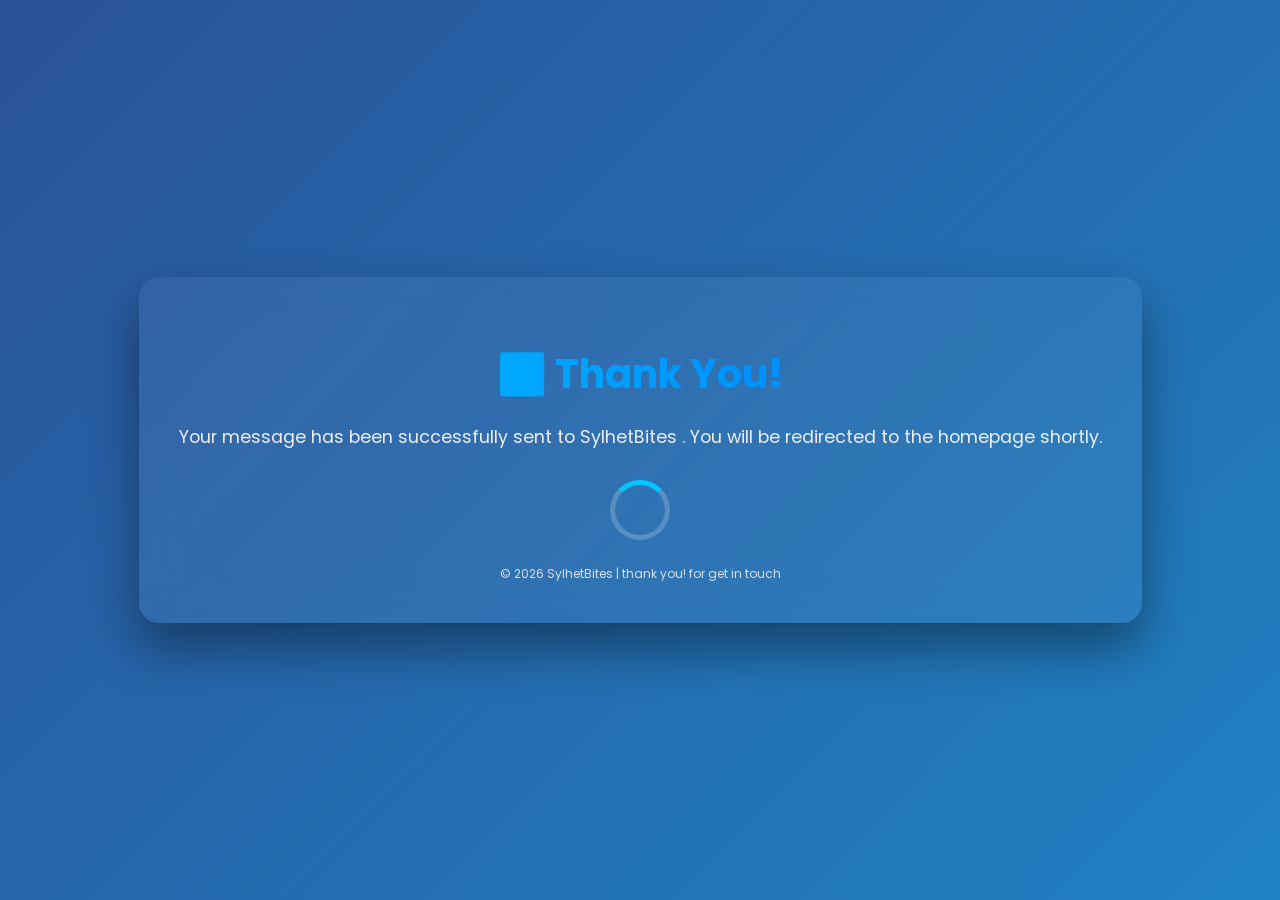
<file: general/contact-us/thankyou/index.html>
<!DOCTYPE html>
<html lang="en">
<head>
<meta charset="UTF-8">
<meta name="viewport" content="width=device-width, initial-scale=1.0">
<title>Thank You | SylhetBites | redirecting.....</title>
<meta name="description" content="Thank you for contacting SylhetBites . Your message has been successfully sent. Redirecting to homepage.">
<meta http-equiv="refresh" content="6;url=https://sylhetbites.pages.dev/">
<link href="https://fonts.googleapis.com/css2?family=Poppins:wght@300;400;600;700&display=swap" rel="stylesheet">

<style>
body{
    margin:0;
    padding:0;
    font-family:'Poppins',sans-serif;
    display:flex;
    justify-content:center;
    align-items:center;
    height:100vh;
    background: linear-gradient(-45deg,#0f2027,#203a43,#1c92d2,#2a5298);
    background-size:400% 400%;
    animation:gradientBG 15s ease infinite;
    color:#fff;
    overflow:hidden;
}

@keyframes gradientBG{
    0%{background-position:0% 50%;}
    50%{background-position:100% 50%;}
    100%{background-position:0% 50%;}
}

.container{
    text-align:center;
    padding:40px;
    background: rgba(255,255,255,0.05);
    border-radius:20px;
    backdrop-filter: blur(20px);
    box-shadow:0 25px 50px rgba(0,0,0,0.4);
    animation:fadeInUp 1.2s ease forwards;
}

@keyframes fadeInUp{
    from{opacity:0; transform:translateY(50px);}
    to{opacity:1; transform:translateY(0);}
}

h1{
    font-size:2.5em;
    margin-bottom:20px;
    background: linear-gradient(90deg,#00c6ff,#0072ff);
    -webkit-background-clip: text;
    -webkit-text-fill-color: transparent;
    animation:textGlow 2s infinite alternate;
}

@keyframes textGlow{
    from{text-shadow: 0 0 5px #00c6ff, 0 0 10px #0072ff;}
    to{text-shadow: 0 0 20px #00c6ff, 0 0 40px #0072ff;}
}

p{
    font-size:1.1em;
    margin-bottom:30px;
    color:#eee;
    animation:fadeText 2s ease forwards;
}

@keyframes fadeText{
    from{opacity:0; transform:translateY(20px);}
    to{opacity:1; transform:translateY(0);}
}

.loader{
    margin:0 auto;
    border:5px solid rgba(255,255,255,0.2);
    border-top:5px solid #00c6ff;
    border-radius:50%;
    width:50px;
    height:50px;
    animation:spin 1s linear infinite;
}

@keyframes spin{
    0%{transform:rotate(0deg);}
    100%{transform:rotate(360deg);}
}

.footer{
    margin-top:25px;
    font-size:12px;
    color:#ddd;
}
</style>
</head>

<body>
<div class="container">
    <h1>✅ Thank You!</h1>
    <p>Your message has been successfully sent to SylhetBites . You will be redirected to the homepage shortly.</p>
    <div class="loader"></div>
    <div class="footer">© 2026 SylhetBites | thank you! for get in touch</div>
</div>
</body>
</html>
</file>
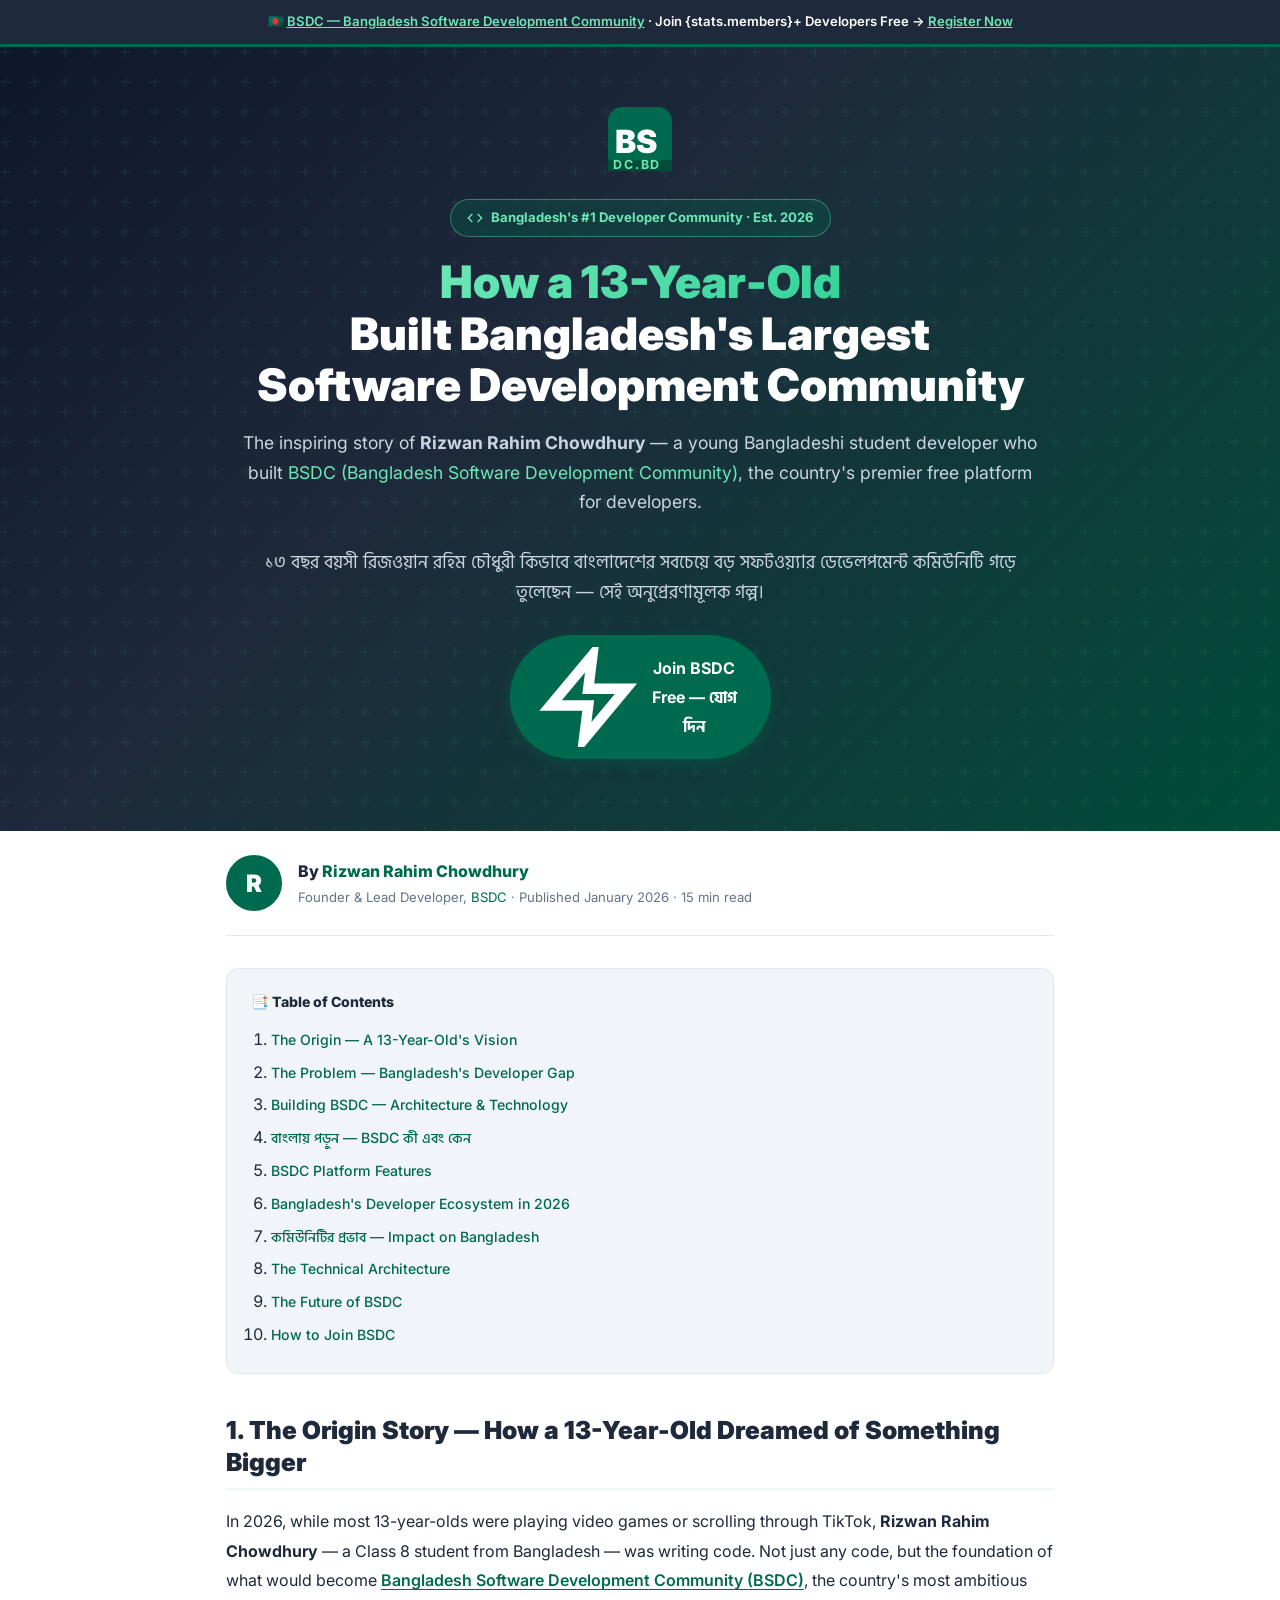
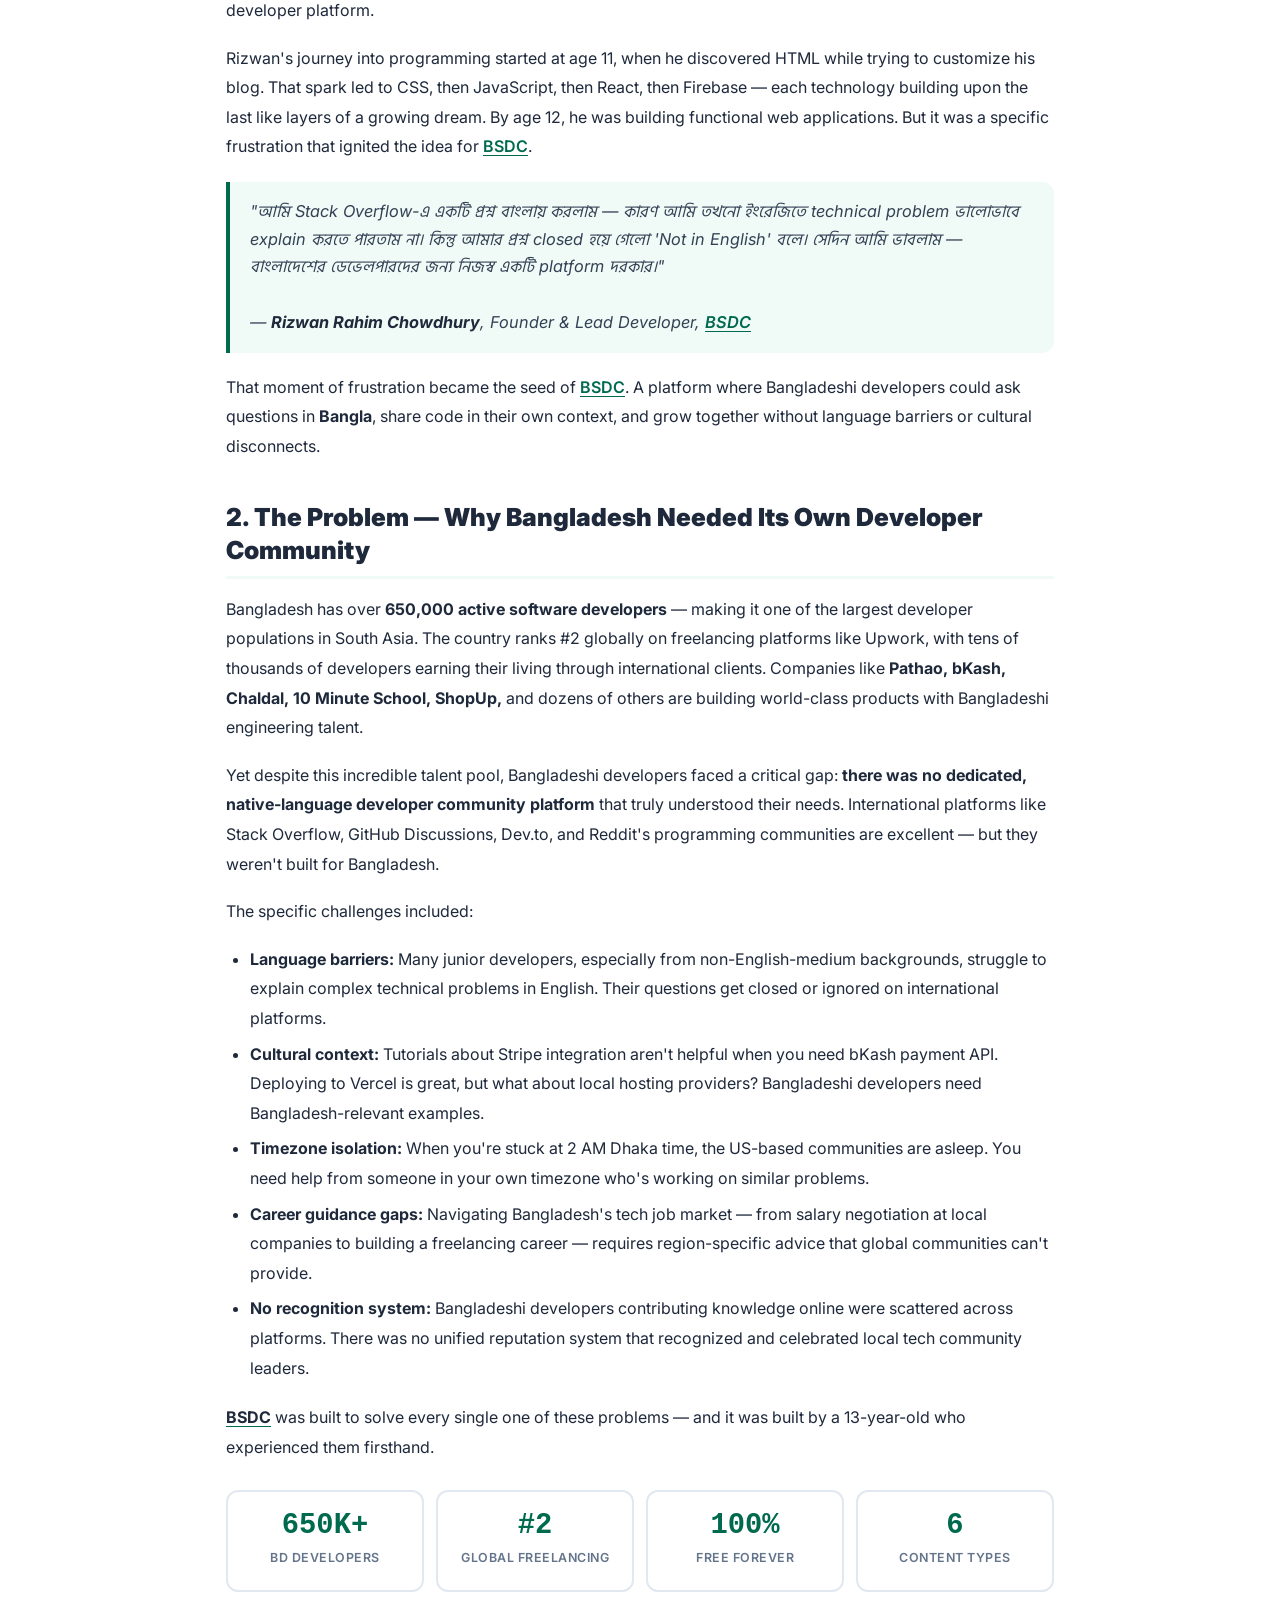
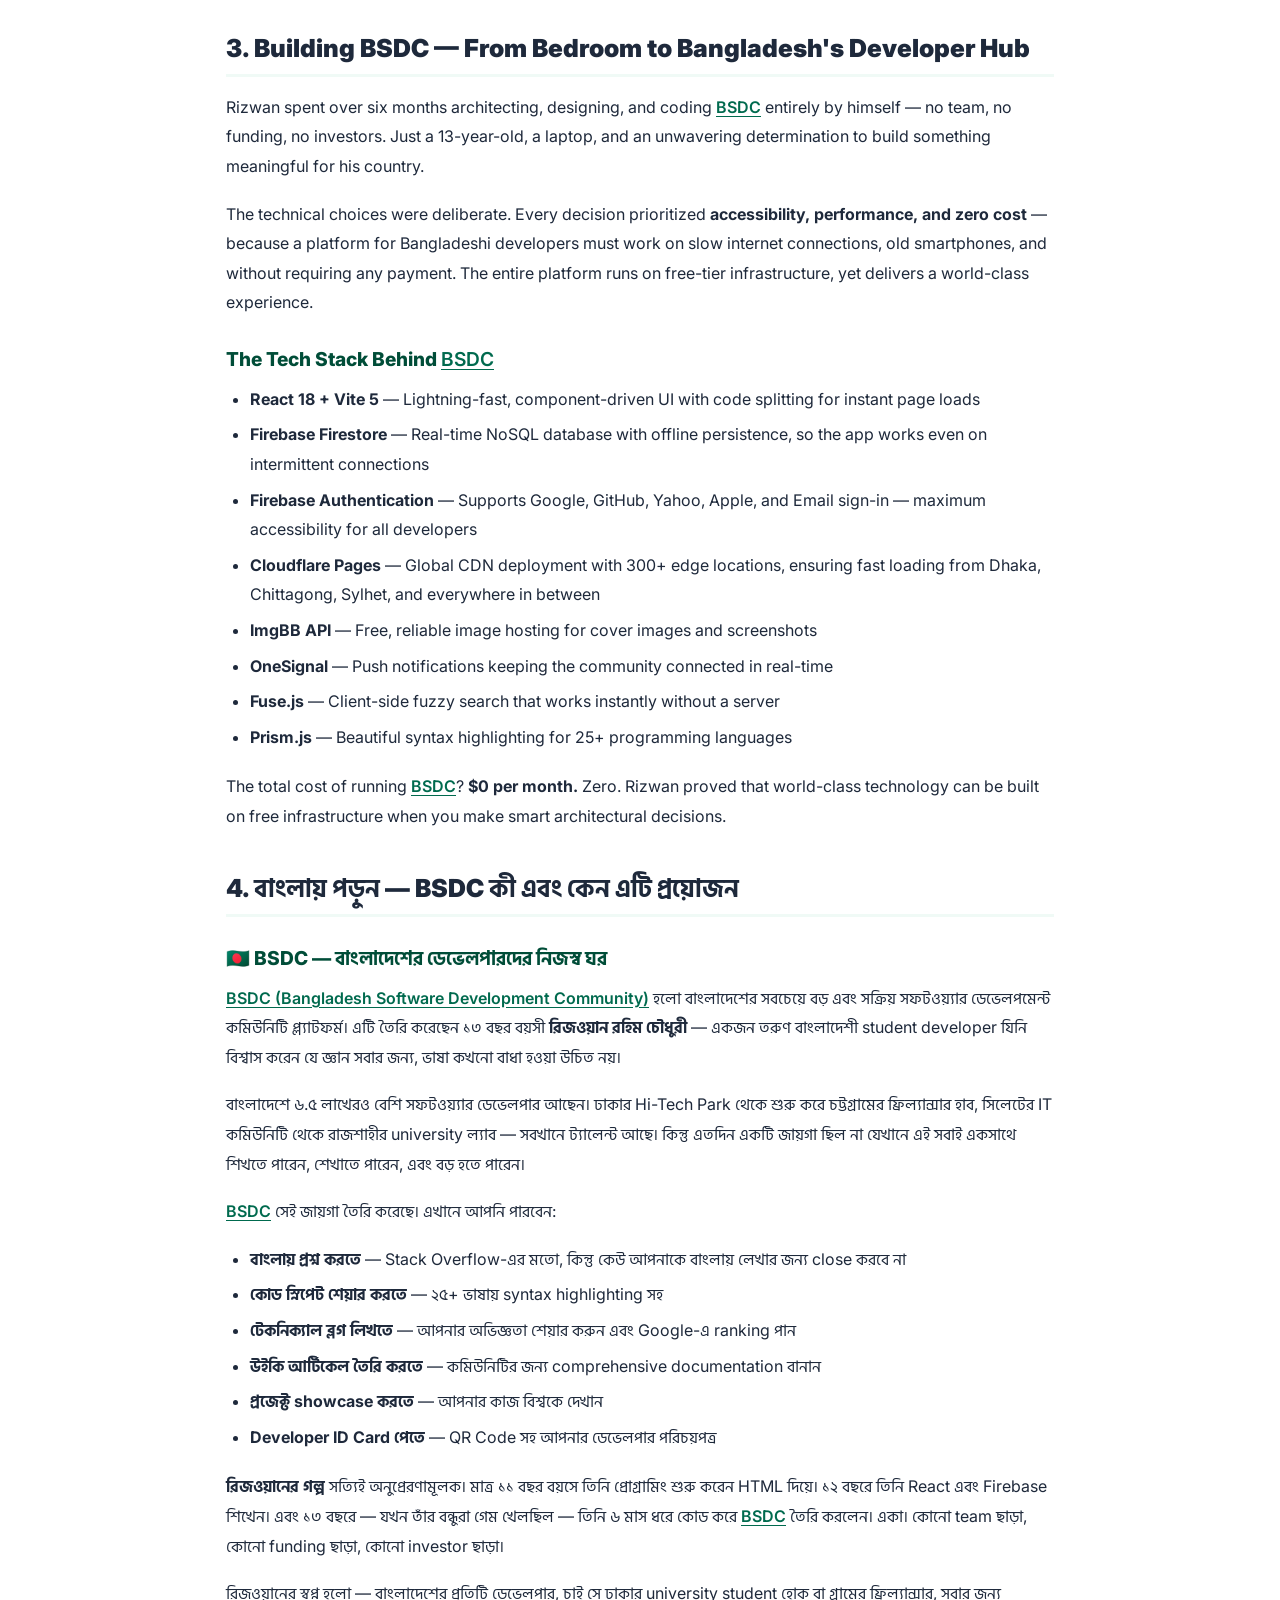
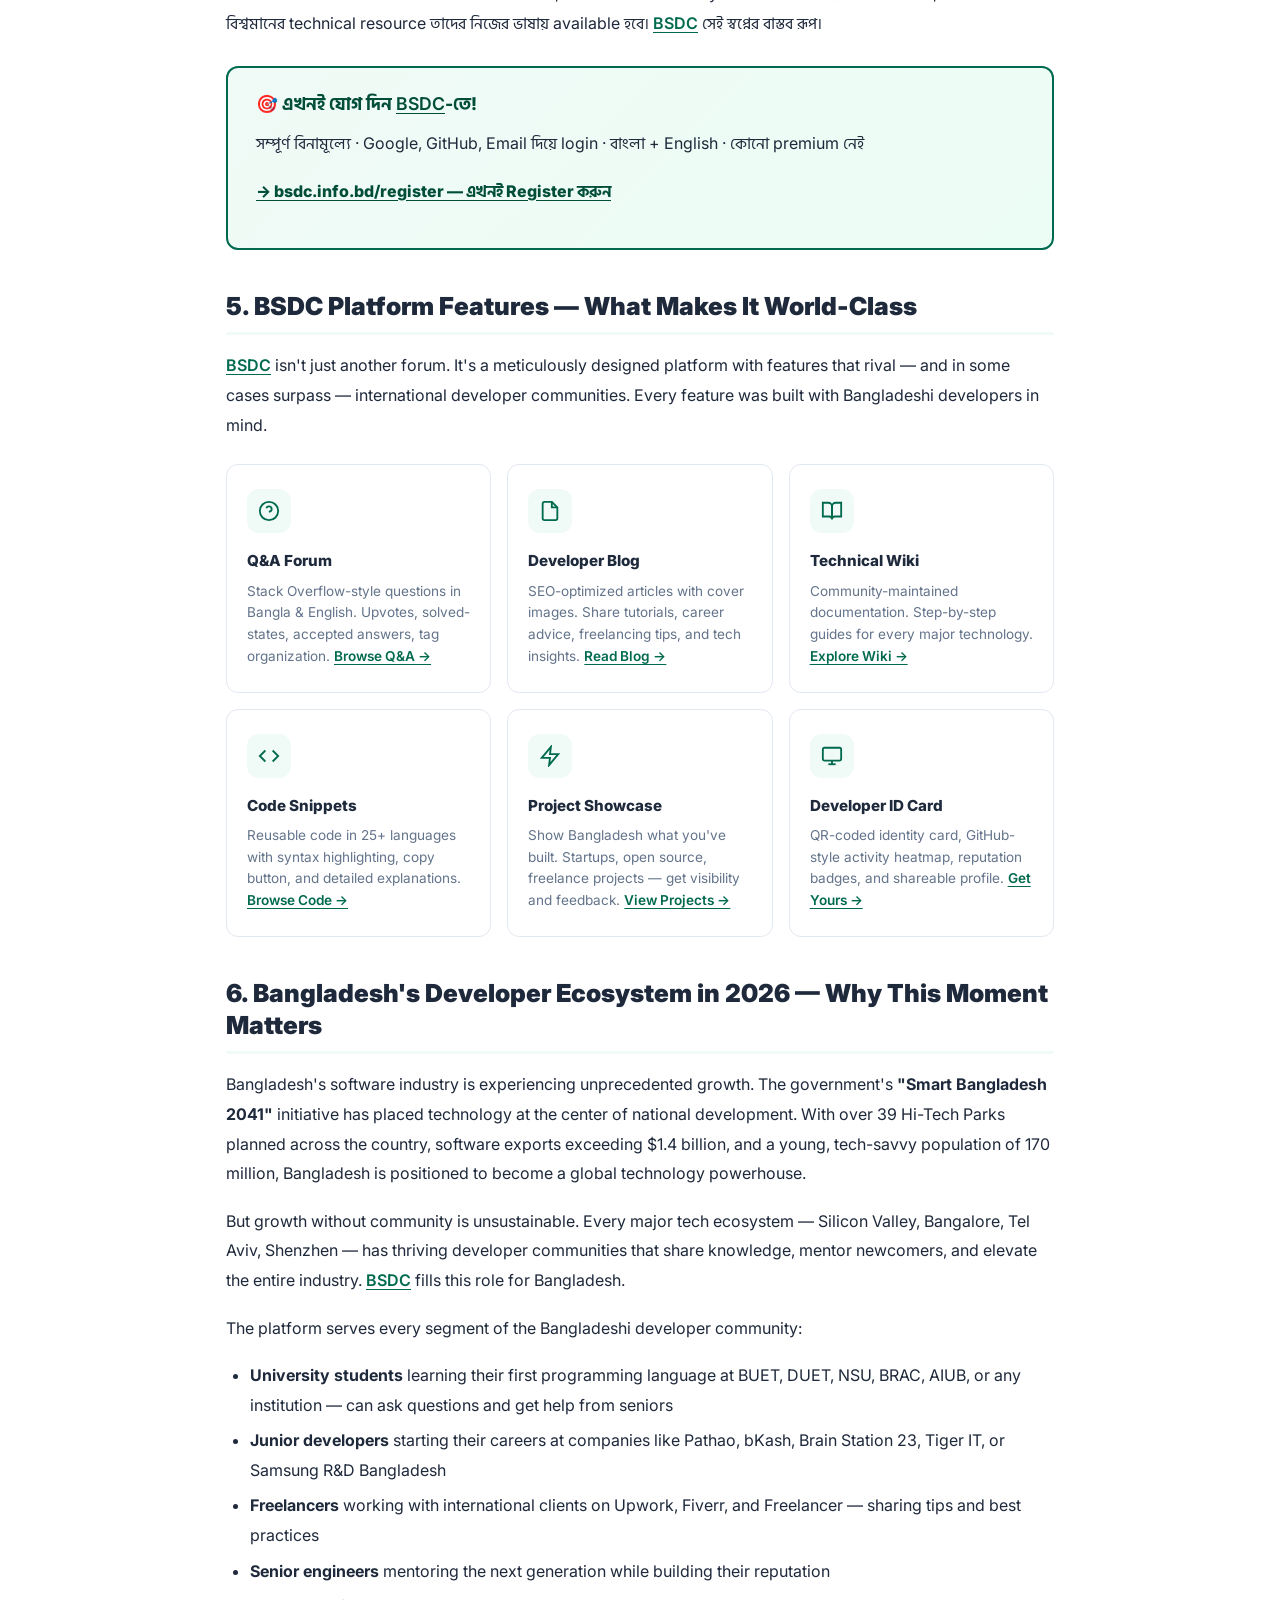
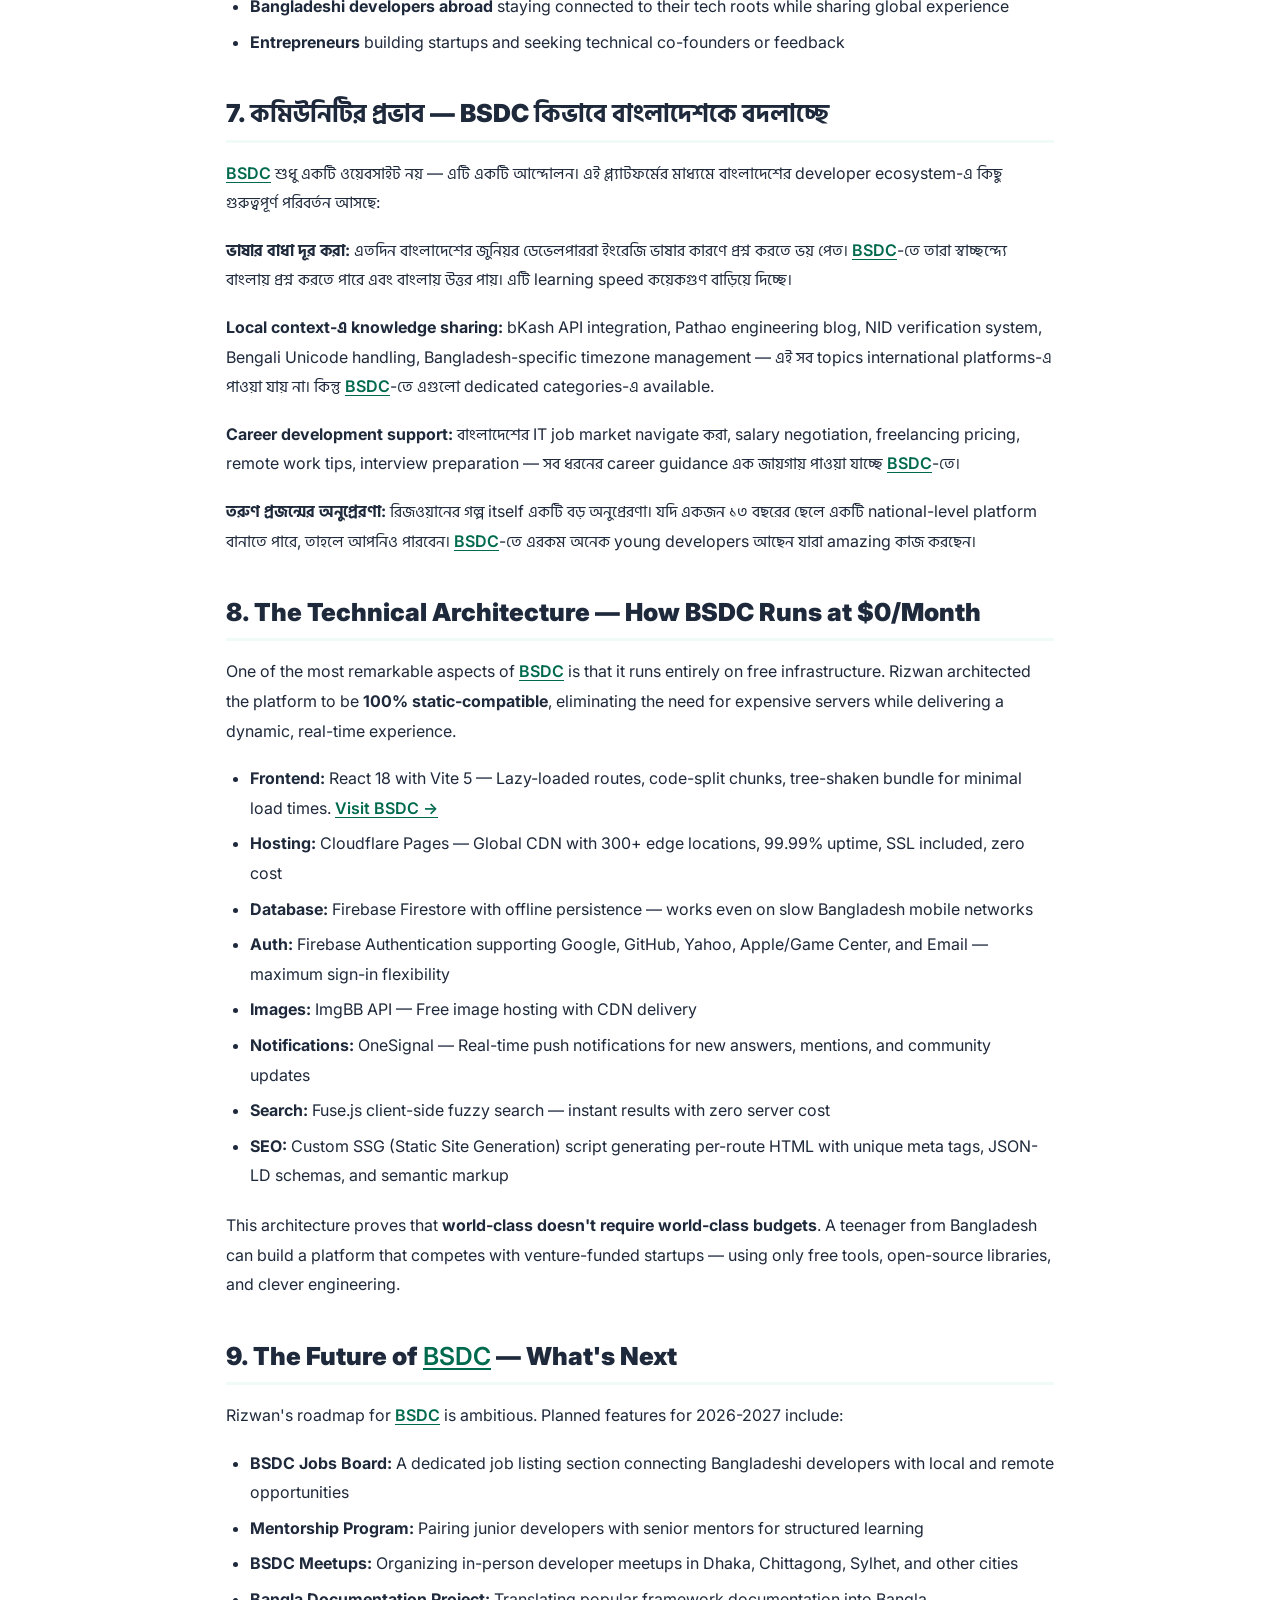
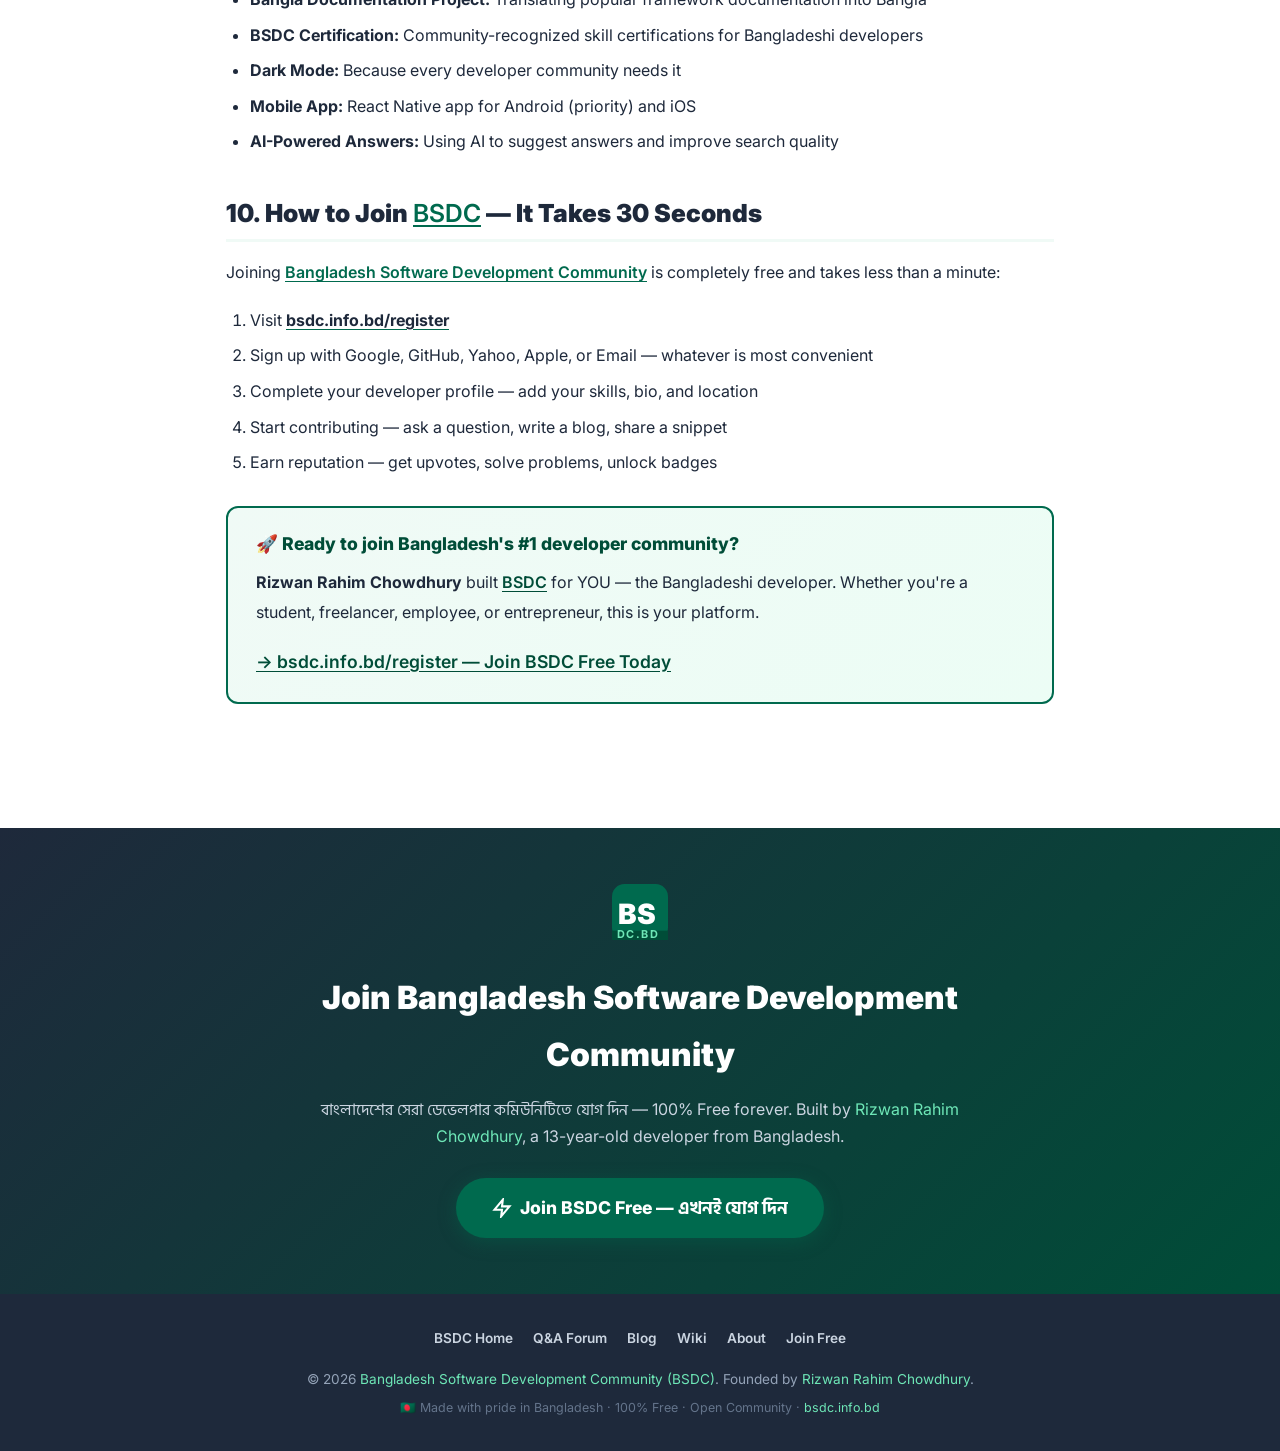
<file: wiki/Bangladesh-software-development-community-bsdc.html>
<!DOCTYPE html>
<html lang="en" dir="ltr" itemscope itemtype="https://schema.org/WebPage">
<head>
  <!-- ═══════════════════════════════════════════
       META — Performance & Compatibility
  ═══════════════════════════════════════════ -->
  <meta charset="UTF-8" />
  <meta http-equiv="X-UA-Compatible" content="IE=edge" />
  <meta name="viewport" content="width=device-width, initial-scale=1.0, maximum-scale=5.0" />
  <meta name="color-scheme" content="light" />
  <meta name="theme-color" content="#006A4E" />
  <meta name="format-detection" content="telephone=no" />

  <!-- ═══════════════════════════════════════════
       SEO — Primary Tags
  ═══════════════════════════════════════════ -->
  <title>BSDC — Bangladesh Software Development Community: How a 13-Year-Old Built Bangladesh's #1 Developer Platform | বাংলাদেশের সেরা সফটওয়্যার ডেভেলপমেন্ট কমিউনিটি</title>

  <meta name="description" content="Discover BSDC — Bangladesh Software Development Community, founded by 13-year-old Rizwan Rahim Chowdhury. The #1 free developer platform for Bangladeshi software engineers with Q&A, Blog, Wiki, Code Snippets & Projects in Bangla and English. বাংলাদেশের সেরা সফটওয়্যার ডেভেলপমেন্ট কমিউনিটি।" />

  <meta name="keywords" content="Bangladesh software development community, BSDC, বাংলাদেশ সফটওয়্যার ডেভেলপমেন্ট কমিউনিটি, Rizwan Rahim Chowdhury, Bangladeshi developers, programming community Bangladesh, web development Bangladesh, software engineer Bangladesh, coding community BD, developer forum Bangladesh, tech community Dhaka, JavaScript Bangladesh, React Bangladesh, Python Bangladesh, Laravel Bangladesh, সফটওয়্যার ডেভেলপমেন্ট, প্রোগ্রামিং বাংলাদেশ, কোডিং কমিউনিটি, ওয়েব ডেভেলপমেন্ট বাংলাদেশ, ফ্রিল্যান্সিং বাংলাদেশ, developer Q&A Bangla, open source Bangladesh, AI ML Bangladesh, mobile app development BD, Flutter Bangladesh, Django Bangladesh, Node.js Bangladesh, DevOps Bangladesh, teen developer Bangladesh, youngest developer BD, bsdc.info.bd" />

  <meta name="author" content="Rizwan Rahim Chowdhury" />
  <meta name="creator" content="Rizwan Rahim Chowdhury" />
  <meta name="publisher" content="Bangladesh Software Development Community" />
  <meta name="robots" content="index, follow, max-image-preview:large, max-snippet:-1, max-video-preview:-1" />
  <meta name="googlebot" content="index, follow" />
  <meta name="bingbot" content="index, follow" />
  <meta name="language" content="English, Bengali" />
  <meta name="revisit-after" content="3 days" />
  <meta name="rating" content="general" />
  <meta name="distribution" content="global" />
  <meta name="coverage" content="worldwide" />
  <link rel="canonical" href="https://www.bsdc.info.bd/" />

  <!-- ═══════════════════════════════════════════
       OPEN GRAPH
  ═══════════════════════════════════════════ -->
  <meta property="og:type" content="article" />
  <meta property="og:site_name" content="Bangladesh Software Development Community" />
  <meta property="og:title" content="BSDC — How a 13-Year-Old Built Bangladesh's #1 Developer Community" />
  <meta property="og:description" content="The inspiring story of Rizwan Rahim Chowdhury, who built Bangladesh Software Development Community at age 13. Join 100% free — Q&A, Blog, Wiki, Code in Bangla & English." />
  <meta property="og:url" content="https://www.bsdc.info.bd/" />
  <meta property="og:image" content="https://www.bsdc.info.bd/og-image.png" />
  <meta property="og:image:width" content="1200" />
  <meta property="og:image:height" content="630" />
  <meta property="og:image:alt" content="BSDC — Bangladesh Software Development Community" />
  <meta property="og:locale" content="en_US" />
  <meta property="og:locale:alternate" content="bn_BD" />
  <meta property="article:published_time" content="2026-01-01T00:00:00+06:00" />
  <meta property="article:author" content="Rizwan Rahim Chowdhury" />
  <meta property="article:section" content="Technology" />
  <meta property="article:tag" content="Bangladesh Software Development" />
  <meta property="article:tag" content="BSDC" />
  <meta property="article:tag" content="Developer Community" />

  <!-- ═══════════════════════════════════════════
       TWITTER CARD
  ═══════════════════════════════════════════ -->
  <meta name="twitter:card" content="summary_large_image" />
  <meta name="twitter:title" content="BSDC — Bangladesh's #1 Developer Community Built by a 13-Year-Old" />
  <meta name="twitter:description" content="Meet Rizwan Rahim Chowdhury — the teen developer who built Bangladesh Software Development Community. Free Q&A, Blog, Wiki & Code Snippets." />
  <meta name="twitter:image" content="https://www.bsdc.info.bd/og-image.png" />
  <meta name="twitter:image:alt" content="BSDC — Bangladesh Software Development Community" />

  <!-- ═══════════════════════════════════════════
       PRECONNECT & DNS-PREFETCH
  ═══════════════════════════════════════════ -->
  <link rel="preconnect" href="https://www.bsdc.info.bd" />
  <link rel="preconnect" href="https://fonts.googleapis.com" />
  <link rel="preconnect" href="https://fonts.gstatic.com" crossorigin />
  <link rel="preconnect" href="https://res-1.cdn.office.net" />
  <link rel="dns-prefetch" href="https://www.bsdc.info.bd" />
  <link rel="dns-prefetch" href="https://firestore.googleapis.com" />

  <!-- ═══════════════════════════════════════════
       FONTS
  ═══════════════════════════════════════════ -->
  <link href="https://fonts.googleapis.com/css2?family=Inter:wght@300;400;500;600;700;800;900&family=Hind+Siliguri:wght@300;400;500;600;700&display=swap" rel="stylesheet" />

  <!-- ═══════════════════════════════════════════
       FABRIC CSS
  ═══════════════════════════════════════════ -->
  <link rel="stylesheet" href="https://res-1.cdn.office.net/files/fabric-cdn-prod_20230815.002/office-ui-fabric-core/11.1.0/css/fabric.min.css" />

  <!-- ═══════════════════════════════════════════
       JSON-LD STRUCTURED DATA
  ═══════════════════════════════════════════ -->
  <script type="application/ld+json">
  {
    "@context": "https://schema.org",
    "@type": "Article",
    "headline": "BSDC — How a 13-Year-Old Built Bangladesh's #1 Software Development Community",
    "alternativeHeadline": "বাংলাদেশের সেরা সফটওয়্যার ডেভেলপমেন্ট কমিউনিটি — BSDC",
    "description": "The story of Rizwan Rahim Chowdhury who, at age 13, built Bangladesh Software Development Community (BSDC) — the premier free developer platform with Q&A, Blog, Wiki, Code Snippets, and Projects.",
    "image": "https://www.bsdc.info.bd/og-image.png",
    "datePublished": "2026-01-01",
    "dateModified": "2026-05-10",
    "inLanguage": ["en", "bn"],
    "author": {
      "@type": "Person",
      "name": "Rizwan Rahim Chowdhury",
      "url": "https://www.bsdc.info.bd/about",
      "nationality": { "@type": "Country", "name": "Bangladesh" },
      "description": "13-year-old founder and lead developer of Bangladesh Software Development Community (BSDC)"
    },
    "publisher": {
      "@type": "Organization",
      "name": "Bangladesh Software Development Community",
      "alternateName": "BSDC",
      "url": "https://www.bsdc.info.bd",
      "logo": { "@type": "ImageObject", "url": "https://www.bsdc.info.bd/favicon.ico" }
    },
    "mainEntityOfPage": { "@type": "WebPage", "@id": "https://www.bsdc.info.bd/" },
    "url": "https://www.bsdc.info.bd/",
    "keywords": "Bangladesh Software Development Community, BSDC, Rizwan Rahim Chowdhury, Bangladeshi developers, coding community Bangladesh",
    "articleSection": "Technology",
    "wordCount": 3200
  }
  </script>

  <script type="application/ld+json">
  {
    "@context": "https://schema.org",
    "@type": "Person",
    "name": "Rizwan Rahim Chowdhury",
    "url": "https://www.bsdc.info.bd/about",
    "jobTitle": "Founder & Lead Developer, BSDC",
    "worksFor": {
      "@type": "Organization",
      "name": "Bangladesh Software Development Community",
      "url": "https://www.bsdc.info.bd"
    },
    "birthDate": "2013",
    "nationality": { "@type": "Country", "name": "Bangladesh" },
    "knowsAbout": ["Software Development", "React", "Firebase", "JavaScript", "Community Building"],
    "description": "13-year-old Bangladeshi student developer who founded BSDC — Bangladesh Software Development Community"
  }
  </script>

  <script type="application/ld+json">
  {
    "@context": "https://schema.org",
    "@type": "Organization",
    "name": "Bangladesh Software Development Community",
    "alternateName": "BSDC",
    "url": "https://www.bsdc.info.bd",
    "logo": "https://www.bsdc.info.bd/favicon.ico",
    "foundingDate": "2026",
    "founder": { "@type": "Person", "name": "Rizwan Rahim Chowdhury" },
    "description": "Bangladesh's premier free software development community with Q&A, Blog, Wiki, Code Snippets and Projects in Bangla and English",
    "address": { "@type": "PostalAddress", "addressCountry": "BD", "addressLocality": "Bangladesh" },
    "areaServed": { "@type": "Country", "name": "Bangladesh" },
    "sameAs": ["https://www.bsdc.info.bd"]
  }
  </script>

  <script type="application/ld+json">
  {
    "@context": "https://schema.org",
    "@type": "BreadcrumbList",
    "itemListElement": [
      { "@type": "ListItem", "position": 1, "name": "BSDC Home", "item": "https://www.bsdc.info.bd/" },
      { "@type": "ListItem", "position": 2, "name": "About BSDC", "item": "https://www.bsdc.info.bd/about" },
      { "@type": "ListItem", "position": 3, "name": "BSDC Blog", "item": "https://www.bsdc.info.bd/blog" }
    ]
  }
  </script>

  <script type="application/ld+json">
  {
    "@context": "https://schema.org",
    "@type": "FAQPage",
    "mainEntity": [
      {
        "@type": "Question",
        "name": "What is BSDC?",
        "acceptedAnswer": {
          "@type": "Answer",
          "text": "BSDC (Bangladesh Software Development Community) is the #1 free developer platform for Bangladeshi software engineers featuring Q&A, Blog, Wiki, Code Snippets, and Project Showcase in both Bangla and English. Visit https://www.bsdc.info.bd to join."
        }
      },
      {
        "@type": "Question",
        "name": "Who founded BSDC?",
        "acceptedAnswer": {
          "@type": "Answer",
          "text": "BSDC was founded by Rizwan Rahim Chowdhury, a 13-year-old student developer from Bangladesh, in 2026. He built the entire platform using React, Firebase, and Cloudflare Pages."
        }
      },
      {
        "@type": "Question",
        "name": "Is BSDC free?",
        "acceptedAnswer": {
          "@type": "Answer",
          "text": "Yes! BSDC is 100% free forever. There are no premium tiers, paywalls, or hidden costs. Visit https://www.bsdc.info.bd/register to join."
        }
      }
    ]
  }
  </script>

  <!-- ═══════════════════════════════════════════
       INTERNAL CSS
  ═══════════════════════════════════════════ -->
  <style>
    /* ── CSS RESET & ROOT ── */
    :root {
      --green: #006A4E;
      --green-light: #00855f;
      --green-dark: #004d38;
      --green-bg: #f0faf6;
      --dark: #1E293B;
      --dark-light: #334155;
      --white: #FFFFFF;
      --gray: #F1F5F9;
      --gray-2: #E2E8F0;
      --gray-3: #CBD5E1;
      --text: #1E293B;
      --text-muted: #64748B;
      --accent: #6EE7B7;
      --danger: #DC2626;
      --font: 'Inter', 'Hind Siliguri', system-ui, -apple-system, sans-serif;
      --mono: 'JetBrains Mono', 'Fira Code', monospace;
      --radius: 12px;
      --shadow: 0 1px 3px rgba(0,0,0,0.08), 0 1px 2px rgba(0,0,0,0.06);
      --shadow-md: 0 4px 6px rgba(0,0,0,0.07), 0 2px 4px rgba(0,0,0,0.06);
      --shadow-lg: 0 10px 15px rgba(0,0,0,0.1), 0 4px 6px rgba(0,0,0,0.05);
      --shadow-xl: 0 20px 40px rgba(0,0,0,0.12);
      --max-w: 860px;
    }
    *, *::before, *::after { box-sizing: border-box; margin: 0; padding: 0; }
    html { scroll-behavior: smooth; font-size: 16px; -webkit-text-size-adjust: 100%; }
    body {
      font-family: var(--font);
      background: var(--white);
      color: var(--text);
      line-height: 1.8;
      -webkit-font-smoothing: antialiased;
      -moz-osx-font-smoothing: grayscale;
    }
    img { max-width: 100%; height: auto; display: block; }
    a { color: var(--green); text-decoration: none; transition: color 0.2s; }
    a:hover { color: var(--green-light); text-decoration: underline; }

    /* ── TOPBAR ── */
    .topbar {
      background: var(--dark);
      color: var(--white);
      text-align: center;
      padding: 10px 16px;
      font-size: 0.82rem;
      font-weight: 600;
      position: sticky;
      top: 0;
      z-index: 100;
      border-bottom: 3px solid var(--green);
    }
    .topbar a { color: var(--accent); text-decoration: underline; }
    .topbar a:hover { color: var(--white); }

    /* ── HEADER ── */
    .site-header {
      background: linear-gradient(135deg, #0f172a 0%, var(--dark) 40%, var(--green-dark) 100%);
      color: var(--white);
      padding: 60px 16px 72px;
      text-align: center;
      position: relative;
      overflow: hidden;
    }
    .site-header::before {
      content: '';
      position: absolute;
      inset: 0;
      background: url("data:image/svg+xml,%3Csvg width='60' height='60' viewBox='0 0 60 60' xmlns='http://www.w3.org/2000/svg'%3E%3Cg fill='none'%3E%3Cg fill='%236EE7B7' fill-opacity='0.05'%3E%3Cpath d='M36 34v-4h-2v4h-4v2h4v4h2v-4h4v-2h-4zm0-30V0h-2v4h-4v2h4v4h2V6h4V4h-4zM6 34v-4H4v4H0v2h4v4h2v-4h4v-2H6zM6 4V0H4v4H0v2h4v4h2V6h4V4H6z'/%3E%3C/g%3E%3C/g%3E%3C/svg%3E");
      pointer-events: none;
    }
    .header-inner { position: relative; z-index: 1; max-width: 800px; margin: 0 auto; }
    .header-badge {
      display: inline-flex;
      align-items: center;
      gap: 8px;
      background: rgba(0,106,78,0.3);
      border: 1px solid rgba(110,231,183,0.4);
      color: var(--accent);
      padding: 6px 16px;
      border-radius: 100px;
      font-size: 0.82rem;
      font-weight: 700;
      margin-bottom: 20px;
      backdrop-filter: blur(6px);
    }
    .header-title {
      font-size: clamp(1.6rem, 5vw, 2.8rem);
      font-weight: 900;
      line-height: 1.15;
      margin-bottom: 16px;
    }
    .header-title .accent {
      background: linear-gradient(135deg, var(--accent), #34D399);
      -webkit-background-clip: text;
      -webkit-text-fill-color: transparent;
      background-clip: text;
    }
    .header-subtitle {
      font-size: clamp(0.92rem, 2vw, 1.1rem);
      color: #CBD5E1;
      margin-bottom: 28px;
      line-height: 1.7;
    }
    .header-cta {
      display: inline-flex;
      align-items: center;
      gap: 8px;
      background: var(--green);
      color: var(--white);
      padding: 12px 28px;
      border-radius: 100px;
      font-weight: 700;
      font-size: 1rem;
      text-decoration: none;
      transition: all 0.3s;
      box-shadow: 0 4px 14px rgba(0,106,78,0.4);
    }
    .header-cta:hover {
      background: var(--green-light);
      transform: translateY(-2px);
      box-shadow: 0 8px 24px rgba(0,106,78,0.5);
      color: var(--white);
      text-decoration: none;
    }
    .header-cta svg { width: 18; height: 18; }

    /* ── ARTICLE CONTAINER ── */
    .article-wrapper {
      max-width: var(--max-w);
      margin: 0 auto;
      padding: 0 16px;
    }
    .article-meta {
      display: flex;
      align-items: center;
      gap: 16px;
      padding: 24px 0;
      border-bottom: 1px solid var(--gray-2);
      margin-bottom: 32px;
      flex-wrap: wrap;
    }
    .author-avatar {
      width: 56px;
      height: 56px;
      border-radius: 50%;
      border: 3px solid var(--green);
      background: var(--green);
      display: flex;
      align-items: center;
      justify-content: center;
      color: var(--white);
      font-weight: 900;
      font-size: 1.5rem;
      flex-shrink: 0;
    }
    .author-name { font-weight: 800; color: var(--dark); font-size: 1rem; }
    .author-name a { color: var(--green); }
    .meta-item { font-size: 0.82rem; color: var(--text-muted); }

    /* ── ARTICLE CONTENT ── */
    .article-body { padding-bottom: 48px; }
    .article-body h2 {
      font-size: clamp(1.2rem, 3vw, 1.55rem);
      font-weight: 900;
      color: var(--dark);
      margin: 40px 0 16px;
      padding-bottom: 10px;
      border-bottom: 3px solid var(--green-bg);
      line-height: 1.3;
    }
    .article-body h3 {
      font-size: clamp(1rem, 2.5vw, 1.2rem);
      font-weight: 800;
      color: var(--green-dark);
      margin: 28px 0 12px;
      line-height: 1.4;
    }
    .article-body p {
      margin-bottom: 18px;
      font-size: 1rem;
      line-height: 1.85;
      color: var(--text);
    }
    .article-body strong { color: var(--dark); }
    .article-body ul, .article-body ol {
      margin: 12px 0 20px 24px;
      line-height: 1.85;
    }
    .article-body li { margin-bottom: 6px; }
    .article-body blockquote {
      border-left: 4px solid var(--green);
      background: var(--green-bg);
      padding: 16px 20px;
      border-radius: 0 var(--radius) var(--radius) 0;
      margin: 20px 0;
      font-style: italic;
      color: var(--dark-light);
      font-size: 1.02rem;
      line-height: 1.7;
    }
    .article-body a {
      color: var(--green);
      font-weight: 600;
      text-decoration: underline;
      text-underline-offset: 3px;
    }
    .article-body a:hover { color: var(--green-dark); }

    /* ── HIGHLIGHT BOX ── */
    .highlight-box {
      background: linear-gradient(135deg, var(--green-bg), #ecfdf5);
      border: 2px solid var(--green);
      border-radius: var(--radius);
      padding: 24px 28px;
      margin: 28px 0;
    }
    .highlight-box h3 {
      color: var(--green-dark) !important;
      margin-top: 0 !important;
      font-size: 1.1rem !important;
    }
    .highlight-box a { color: var(--green-dark); }

    /* ── STATS ROW ── */
    .stats-row {
      display: grid;
      grid-template-columns: repeat(auto-fit, minmax(140px, 1fr));
      gap: 12px;
      margin: 28px 0;
    }
    .stat-card {
      background: var(--white);
      border: 2px solid var(--gray-2);
      border-radius: var(--radius);
      padding: 20px 16px;
      text-align: center;
      transition: all 0.25s;
    }
    .stat-card:hover {
      border-color: var(--green);
      transform: translateY(-4px);
      box-shadow: var(--shadow-lg);
    }
    .stat-num { font-size: 1.8rem; font-weight: 900; color: var(--green); line-height: 1; font-family: var(--mono); }
    .stat-label { font-size: 0.78rem; color: var(--text-muted); margin-top: 6px; text-transform: uppercase; letter-spacing: 0.5px; font-weight: 600; }

    /* ── FEATURE GRID ── */
    .feature-grid {
      display: grid;
      grid-template-columns: repeat(auto-fill, minmax(240px, 1fr));
      gap: 16px;
      margin: 24px 0;
    }
    .feature-card {
      background: var(--white);
      border: 1px solid var(--gray-2);
      border-radius: var(--radius);
      padding: 24px 20px;
      transition: all 0.25s;
    }
    .feature-card:hover {
      border-color: var(--green);
      box-shadow: var(--shadow-md);
      transform: translateY(-2px);
    }
    .feature-icon {
      width: 44px;
      height: 44px;
      border-radius: 12px;
      background: var(--green-bg);
      display: flex;
      align-items: center;
      justify-content: center;
      margin-bottom: 14px;
      color: var(--green);
    }
    .feature-title { font-weight: 800; color: var(--dark); margin-bottom: 6px; font-size: 0.95rem; }
    .feature-desc { font-size: 0.85rem; color: var(--text-muted); line-height: 1.6; }

    /* ── CTA SECTION ── */
    .cta-section {
      background: linear-gradient(135deg, var(--dark) 0%, var(--green-dark) 100%);
      color: var(--white);
      padding: 56px 16px;
      text-align: center;
      margin-top: 48px;
    }
    .cta-inner { max-width: 640px; margin: 0 auto; }
    .cta-title { font-size: clamp(1.4rem, 4vw, 2rem); font-weight: 900; margin-bottom: 12px; }
    .cta-subtitle { color: #CBD5E1; font-size: 1rem; margin-bottom: 28px; line-height: 1.7; }
    .cta-btn {
      display: inline-flex;
      align-items: center;
      gap: 8px;
      background: var(--green);
      color: var(--white);
      padding: 14px 36px;
      border-radius: 100px;
      font-weight: 800;
      font-size: 1.1rem;
      text-decoration: none;
      transition: all 0.3s;
      box-shadow: 0 4px 18px rgba(0,106,78,0.4);
    }
    .cta-btn:hover {
      background: var(--accent);
      color: var(--dark);
      transform: translateY(-3px);
      box-shadow: 0 8px 28px rgba(0,106,78,0.5);
      text-decoration: none;
    }

    /* ── FOOTER ── */
    .site-footer {
      background: var(--dark);
      color: #94A3B8;
      padding: 32px 16px;
      text-align: center;
      font-size: 0.85rem;
    }
    .site-footer a { color: var(--accent); }
    .footer-links { display: flex; gap: 20px; justify-content: center; flex-wrap: wrap; margin-bottom: 16px; }
    .footer-links a { color: #CBD5E1; font-weight: 600; }

    /* ── TABLE OF CONTENTS ── */
    .toc {
      background: var(--gray);
      border: 1px solid var(--gray-2);
      border-radius: var(--radius);
      padding: 20px 24px;
      margin: 0 0 32px;
    }
    .toc h4 { font-size: 0.88rem; font-weight: 800; color: var(--dark); margin-bottom: 10px; }
    .toc ol { margin: 0; padding: 0 0 0 20px; }
    .toc li { margin-bottom: 4px; }
    .toc a { font-size: 0.88rem; color: var(--green); font-weight: 500; }

    /* ── PROGRESS BAR ── */
    .reading-progress {
      position: fixed;
      top: 0;
      left: 0;
      width: 0%;
      height: 3px;
      background: linear-gradient(90deg, var(--green), var(--accent));
      z-index: 999;
      transition: width 0.1s linear;
    }

    /* ── RESPONSIVE ── */
    @media (max-width: 600px) {
      .header-title { font-size: 1.5rem; }
      .stats-row { grid-template-columns: 1fr 1fr; }
      .feature-grid { grid-template-columns: 1fr; }
      .article-meta { flex-direction: column; align-items: flex-start; gap: 8px; }
    }

    /* ── PRINT ── */
    @media print {
      .topbar, .reading-progress, .cta-section { display: none; }
      .site-header { padding: 20px; background: var(--green) !important; }
      .article-body a { color: var(--dark); text-decoration: none; }
      .article-body a::after { content: ' (' attr(href) ')'; font-size: 0.8rem; }
    }

    /* ── SCROLLBAR ── */
    ::-webkit-scrollbar { width: 6px; }
    ::-webkit-scrollbar-track { background: var(--gray); }
    ::-webkit-scrollbar-thumb { background: var(--green); border-radius: 3px; }
  </style>
</head>

<body class="ms-Fabric" itemscope itemtype="https://schema.org/Article">

  <!-- READING PROGRESS -->
  <div class="reading-progress" id="progressBar" role="progressbar" aria-label="Reading progress"></div>

  <!-- TOP BAR -->
  <div class="topbar" role="banner">
    🇧🇩 <a href="https://www.bsdc.info.bd/" rel="dofollow" title="Bangladesh Software Development Community">BSDC — Bangladesh Software Development Community</a>
    · Join {stats.members}+ Developers Free →
    <a href="https://www.bsdc.info.bd/register" rel="dofollow" title="Register on BSDC">Register Now</a>
  </div>

  <!-- HEADER -->
  <header class="site-header" role="banner">
    <div class="header-inner">
      <!-- BSDC Logo SVG -->
      <div style="margin-bottom:20px;">
        <a href="https://www.bsdc.info.bd/" rel="dofollow" title="Visit BSDC — Bangladesh Software Development Community">
          <svg width="64" height="64" viewBox="0 0 36 36" fill="none" aria-label="BSDC Logo">
            <rect width="36" height="36" rx="8" fill="#006A4E"/>
            <text x="4" y="26" font-family="Inter,sans-serif" font-size="18" font-weight="900" fill="white">BS</text>
            <rect x="0" y="30" width="36" height="6" fill="#004d38"/>
            <text x="3" y="35" font-family="Inter,sans-serif" font-size="7" font-weight="700" fill="#6EE7B7" letter-spacing="1">DC.BD</text>
          </svg>
        </a>
      </div>

      <div class="header-badge">
        <svg width="16" height="16" viewBox="0 0 24 24" fill="none" stroke="currentColor" stroke-width="2"><polyline points="16 18 22 12 16 6"/><polyline points="8 6 2 12 8 18"/></svg>
        Bangladesh's #1 Developer Community · Est. 2026
      </div>

      <h1 class="header-title" itemprop="headline">
        <span class="accent">How a 13-Year-Old</span><br>
        Built Bangladesh's Largest<br>
        Software Development Community
      </h1>

      <p class="header-subtitle">
        The inspiring story of <strong>Rizwan Rahim Chowdhury</strong> — a young Bangladeshi student developer
        who built <a href="https://www.bsdc.info.bd/" rel="dofollow" style="color:#6EE7B7;">BSDC (Bangladesh Software Development Community)</a>,
        the country's premier free platform for developers.
        <br><br>
        ১৩ বছর বয়সী রিজওয়ান রহিম চৌধুরী কিভাবে বাংলাদেশের সবচেয়ে বড় সফটওয়্যার ডেভেলপমেন্ট কমিউনিটি গড়ে তুলেছেন — সেই অনুপ্রেরণামূলক গল্প।
      </p>

      <a href="https://www.bsdc.info.bd/register" class="header-cta" rel="dofollow" title="Join BSDC Free">
        <svg viewBox="0 0 24 24" fill="none" stroke="currentColor" stroke-width="2.5"><polygon points="13 2 3 14 12 14 11 22 21 10 12 10 13 2"/></svg>
        Join BSDC Free — যোগ দিন
      </a>
    </div>
  </header>

  <!-- ARTICLE -->
  <div class="article-wrapper">

    <!-- AUTHOR META -->
    <div class="article-meta" itemprop="author" itemscope itemtype="https://schema.org/Person">
      <div class="author-avatar" aria-hidden="true">R</div>
      <div>
        <div class="author-name">
          By <a href="https://www.bsdc.info.bd/about" rel="dofollow author" itemprop="url" title="Rizwan Rahim Chowdhury — BSDC Founder">
            <span itemprop="name">Rizwan Rahim Chowdhury</span>
          </a>
        </div>
        <div class="meta-item">Founder & Lead Developer, <a href="https://www.bsdc.info.bd/" rel="dofollow">BSDC</a> · Published January 2026 · 15 min read</div>
      </div>
      <meta itemprop="jobTitle" content="Founder & Lead Developer, BSDC" />
    </div>

    <!-- TABLE OF CONTENTS -->
    <nav class="toc" aria-label="Table of Contents">
      <h4>📑 Table of Contents</h4>
      <ol>
        <li><a href="#origin">The Origin — A 13-Year-Old's Vision</a></li>
        <li><a href="#problem">The Problem — Bangladesh's Developer Gap</a></li>
        <li><a href="#building">Building BSDC — Architecture & Technology</a></li>
        <li><a href="#bangla-section">বাংলায় পড়ুন — BSDC কী এবং কেন</a></li>
        <li><a href="#features">BSDC Platform Features</a></li>
        <li><a href="#ecosystem">Bangladesh's Developer Ecosystem in 2026</a></li>
        <li><a href="#bangla-impact">কমিউনিটির প্রভাব — Impact on Bangladesh</a></li>
        <li><a href="#tech-stack">The Technical Architecture</a></li>
        <li><a href="#future">The Future of BSDC</a></li>
        <li><a href="#join">How to Join BSDC</a></li>
      </ol>
    </nav>

    <!-- ARTICLE BODY -->
    <div class="article-body" itemprop="articleBody">

      <!-- 1. ORIGIN -->
      <h2 id="origin">1. The Origin Story — How a 13-Year-Old Dreamed of Something Bigger</h2>

      <p>In 2026, while most 13-year-olds were playing video games or scrolling through TikTok, <strong>Rizwan Rahim Chowdhury</strong> — a Class 8 student from Bangladesh — was writing code. Not just any code, but the foundation of what would become <a href="https://www.bsdc.info.bd/" rel="dofollow" title="BSDC — Bangladesh Software Development Community">Bangladesh Software Development Community (BSDC)</a>, the country's most ambitious developer platform.</p>

      <p>Rizwan's journey into programming started at age 11, when he discovered HTML while trying to customize his blog. That spark led to CSS, then JavaScript, then React, then Firebase — each technology building upon the last like layers of a growing dream. By age 12, he was building functional web applications. But it was a specific frustration that ignited the idea for <a href="https://www.bsdc.info.bd/" rel="dofollow">BSDC</a>.</p>

      <blockquote>"আমি Stack Overflow-এ একটি প্রশ্ন বাংলায় করলাম — কারণ আমি তখনো ইংরেজিতে technical problem ভালোভাবে explain করতে পারতাম না। কিন্তু আমার প্রশ্ন closed হয়ে গেলো 'Not in English' বলে। সেদিন আমি ভাবলাম — বাংলাদেশের ডেভেলপারদের জন্য নিজস্ব একটি platform দরকার।"<br><br>— <strong>Rizwan Rahim Chowdhury</strong>, Founder & Lead Developer, <a href="https://www.bsdc.info.bd/" rel="dofollow">BSDC</a></blockquote>

      <p>That moment of frustration became the seed of <a href="https://www.bsdc.info.bd/" rel="dofollow" title="Bangladesh Software Development Community">BSDC</a>. A platform where Bangladeshi developers could ask questions in <strong>Bangla</strong>, share code in their own context, and grow together without language barriers or cultural disconnects.</p>

      <!-- 2. PROBLEM -->
      <h2 id="problem">2. The Problem — Why Bangladesh Needed Its Own Developer Community</h2>

      <p>Bangladesh has over <strong>650,000 active software developers</strong> — making it one of the largest developer populations in South Asia. The country ranks #2 globally on freelancing platforms like Upwork, with tens of thousands of developers earning their living through international clients. Companies like <strong>Pathao, bKash, Chaldal, 10 Minute School, ShopUp,</strong> and dozens of others are building world-class products with Bangladeshi engineering talent.</p>

      <p>Yet despite this incredible talent pool, Bangladeshi developers faced a critical gap: <strong>there was no dedicated, native-language developer community platform</strong> that truly understood their needs. International platforms like Stack Overflow, GitHub Discussions, Dev.to, and Reddit's programming communities are excellent — but they weren't built for Bangladesh.</p>

      <p>The specific challenges included:</p>

      <ul>
        <li><strong>Language barriers:</strong> Many junior developers, especially from non-English-medium backgrounds, struggle to explain complex technical problems in English. Their questions get closed or ignored on international platforms.</li>
        <li><strong>Cultural context:</strong> Tutorials about Stripe integration aren't helpful when you need bKash payment API. Deploying to Vercel is great, but what about local hosting providers? Bangladeshi developers need Bangladesh-relevant examples.</li>
        <li><strong>Timezone isolation:</strong> When you're stuck at 2 AM Dhaka time, the US-based communities are asleep. You need help from someone in your own timezone who's working on similar problems.</li>
        <li><strong>Career guidance gaps:</strong> Navigating Bangladesh's tech job market — from salary negotiation at local companies to building a freelancing career — requires region-specific advice that global communities can't provide.</li>
        <li><strong>No recognition system:</strong> Bangladeshi developers contributing knowledge online were scattered across platforms. There was no unified reputation system that recognized and celebrated local tech community leaders.</li>
      </ul>

      <p><a href="https://www.bsdc.info.bd/" rel="dofollow"><strong>BSDC</strong></a> was built to solve every single one of these problems — and it was built by a 13-year-old who experienced them firsthand.</p>

      <!-- STATS -->
      <div class="stats-row">
        <div class="stat-card">
          <div class="stat-num">650K+</div>
          <div class="stat-label">BD Developers</div>
        </div>
        <div class="stat-card">
          <div class="stat-num">#2</div>
          <div class="stat-label">Global Freelancing</div>
        </div>
        <div class="stat-card">
          <div class="stat-num">100%</div>
          <div class="stat-label">Free Forever</div>
        </div>
        <div class="stat-card">
          <div class="stat-num">6</div>
          <div class="stat-label">Content Types</div>
        </div>
      </div>

      <!-- 3. BUILDING -->
      <h2 id="building">3. Building BSDC — From Bedroom to Bangladesh's Developer Hub</h2>

      <p>Rizwan spent over six months architecting, designing, and coding <a href="https://www.bsdc.info.bd/" rel="dofollow">BSDC</a> entirely by himself — no team, no funding, no investors. Just a 13-year-old, a laptop, and an unwavering determination to build something meaningful for his country.</p>

      <p>The technical choices were deliberate. Every decision prioritized <strong>accessibility, performance, and zero cost</strong> — because a platform for Bangladeshi developers must work on slow internet connections, old smartphones, and without requiring any payment. The entire platform runs on free-tier infrastructure, yet delivers a world-class experience.</p>

      <h3>The Tech Stack Behind <a href="https://www.bsdc.info.bd/" rel="dofollow">BSDC</a></h3>

      <ul>
        <li><strong>React 18 + Vite 5</strong> — Lightning-fast, component-driven UI with code splitting for instant page loads</li>
        <li><strong>Firebase Firestore</strong> — Real-time NoSQL database with offline persistence, so the app works even on intermittent connections</li>
        <li><strong>Firebase Authentication</strong> — Supports Google, GitHub, Yahoo, Apple, and Email sign-in — maximum accessibility for all developers</li>
        <li><strong>Cloudflare Pages</strong> — Global CDN deployment with 300+ edge locations, ensuring fast loading from Dhaka, Chittagong, Sylhet, and everywhere in between</li>
        <li><strong>ImgBB API</strong> — Free, reliable image hosting for cover images and screenshots</li>
        <li><strong>OneSignal</strong> — Push notifications keeping the community connected in real-time</li>
        <li><strong>Fuse.js</strong> — Client-side fuzzy search that works instantly without a server</li>
        <li><strong>Prism.js</strong> — Beautiful syntax highlighting for 25+ programming languages</li>
      </ul>

      <p>The total cost of running <a href="https://www.bsdc.info.bd/" rel="dofollow">BSDC</a>? <strong>$0 per month.</strong> Zero. Rizwan proved that world-class technology can be built on free infrastructure when you make smart architectural decisions.</p>

      <!-- BANGLA SECTION 1 -->
      <h2 id="bangla-section">4. বাংলায় পড়ুন — BSDC কী এবং কেন এটি প্রয়োজন</h2>

      <h3>🇧🇩 BSDC — বাংলাদেশের ডেভেলপারদের নিজস্ব ঘর</h3>

      <p><strong><a href="https://www.bsdc.info.bd/" rel="dofollow">BSDC (Bangladesh Software Development Community)</a></strong> হলো বাংলাদেশের সবচেয়ে বড় এবং সক্রিয় সফটওয়্যার ডেভেলপমেন্ট কমিউনিটি প্ল্যাটফর্ম। এটি তৈরি করেছেন ১৩ বছর বয়সী <strong>রিজওয়ান রহিম চৌধুরী</strong> — একজন তরুণ বাংলাদেশী student developer যিনি বিশ্বাস করেন যে জ্ঞান সবার জন্য, ভাষা কখনো বাধা হওয়া উচিত নয়।</p>

      <p>বাংলাদেশে ৬.৫ লাখেরও বেশি সফটওয়্যার ডেভেলপার আছেন। ঢাকার Hi-Tech Park থেকে শুরু করে চট্টগ্রামের ফ্রিল্যান্সার হাব, সিলেটের IT কমিউনিটি থেকে রাজশাহীর university ল্যাব — সবখানে ট্যালেন্ট আছে। কিন্তু এতদিন একটি জায়গা ছিল না যেখানে এই সবাই একসাথে শিখতে পারেন, শেখাতে পারেন, এবং বড় হতে পারেন।</p>

      <p><a href="https://www.bsdc.info.bd/" rel="dofollow">BSDC</a> সেই জায়গা তৈরি করেছে। এখানে আপনি পারবেন:</p>

      <ul>
        <li><strong>বাংলায় প্রশ্ন করতে</strong> — Stack Overflow-এর মতো, কিন্তু কেউ আপনাকে বাংলায় লেখার জন্য close করবে না</li>
        <li><strong>কোড স্নিপেট শেয়ার করতে</strong> — ২৫+ ভাষায় syntax highlighting সহ</li>
        <li><strong>টেকনিক্যাল ব্লগ লিখতে</strong> — আপনার অভিজ্ঞতা শেয়ার করুন এবং Google-এ ranking পান</li>
        <li><strong>উইকি আর্টিকেল তৈরি করতে</strong> — কমিউনিটির জন্য comprehensive documentation বানান</li>
        <li><strong>প্রজেক্ট showcase করতে</strong> — আপনার কাজ বিশ্বকে দেখান</li>
        <li><strong>Developer ID Card পেতে</strong> — QR Code সহ আপনার ডেভেলপার পরিচয়পত্র</li>
      </ul>

      <p><strong>রিজওয়ানের গল্প</strong> সত্যিই অনুপ্রেরণামূলক। মাত্র ১১ বছর বয়সে তিনি প্রোগ্রামিং শুরু করেন HTML দিয়ে। ১২ বছরে তিনি React এবং Firebase শিখেন। এবং ১৩ বছরে — যখন তাঁর বন্ধুরা গেম খেলছিল — তিনি ৬ মাস ধরে কোড করে <a href="https://www.bsdc.info.bd/" rel="dofollow">BSDC</a> তৈরি করলেন। একা। কোনো team ছাড়া, কোনো funding ছাড়া, কোনো investor ছাড়া।</p>

      <p>রিজওয়ানের স্বপ্ন হলো — বাংলাদেশের প্রতিটি ডেভেলপার, চাই সে ঢাকার university student হোক বা গ্রামের ফ্রিল্যান্সার, সবার জন্য বিশ্বমানের technical resource তাদের নিজের ভাষায় available হবে। <a href="https://www.bsdc.info.bd/" rel="dofollow">BSDC</a> সেই স্বপ্নের বাস্তব রূপ।</p>

      <div class="highlight-box">
        <h3>🎯 এখনই যোগ দিন <a href="https://www.bsdc.info.bd/" rel="dofollow">BSDC</a>-তে!</h3>
        <p>সম্পূর্ণ বিনামূল্যে · Google, GitHub, Email দিয়ে login · বাংলা + English · কোনো premium নেই</p>
        <p><a href="https://www.bsdc.info.bd/register" rel="dofollow" style="font-weight:800;">→ bsdc.info.bd/register — এখনই Register করুন</a></p>
      </div>

      <!-- 5. FEATURES -->
      <h2 id="features">5. BSDC Platform Features — What Makes It World-Class</h2>

      <p><a href="https://www.bsdc.info.bd/" rel="dofollow">BSDC</a> isn't just another forum. It's a meticulously designed platform with features that rival — and in some cases surpass — international developer communities. Every feature was built with Bangladeshi developers in mind.</p>

      <div class="feature-grid">
        <div class="feature-card">
          <div class="feature-icon">
            <svg width="22" height="22" viewBox="0 0 24 24" fill="none" stroke="currentColor" stroke-width="2"><circle cx="12" cy="12" r="10"/><path d="M9.09 9a3 3 0 0 1 5.83 1c0 2-3 3-3 3"/><line x1="12" y1="17" x2="12.01" y2="17"/></svg>
          </div>
          <div class="feature-title">Q&A Forum</div>
          <div class="feature-desc">Stack Overflow-style questions in Bangla & English. Upvotes, solved-states, accepted answers, tag organization. <a href="https://www.bsdc.info.bd/post" rel="dofollow">Browse Q&A →</a></div>
        </div>
        <div class="feature-card">
          <div class="feature-icon">
            <svg width="22" height="22" viewBox="0 0 24 24" fill="none" stroke="currentColor" stroke-width="2"><path d="M14 2H6a2 2 0 0 0-2 2v16a2 2 0 0 0 2 2h12a2 2 0 0 0 2-2V8z"/><polyline points="14 2 14 8 20 8"/></svg>
          </div>
          <div class="feature-title">Developer Blog</div>
          <div class="feature-desc">SEO-optimized articles with cover images. Share tutorials, career advice, freelancing tips, and tech insights. <a href="https://www.bsdc.info.bd/blog" rel="dofollow">Read Blog →</a></div>
        </div>
        <div class="feature-card">
          <div class="feature-icon">
            <svg width="22" height="22" viewBox="0 0 24 24" fill="none" stroke="currentColor" stroke-width="2"><path d="M2 3h6a4 4 0 0 1 4 4v14a3 3 0 0 0-3-3H2z"/><path d="M22 3h-6a4 4 0 0 0-4 4v14a3 3 0 0 1 3-3h7z"/></svg>
          </div>
          <div class="feature-title">Technical Wiki</div>
          <div class="feature-desc">Community-maintained documentation. Step-by-step guides for every major technology. <a href="https://www.bsdc.info.bd/wiki" rel="dofollow">Explore Wiki →</a></div>
        </div>
        <div class="feature-card">
          <div class="feature-icon">
            <svg width="22" height="22" viewBox="0 0 24 24" fill="none" stroke="currentColor" stroke-width="2"><polyline points="16 18 22 12 16 6"/><polyline points="8 6 2 12 8 18"/></svg>
          </div>
          <div class="feature-title">Code Snippets</div>
          <div class="feature-desc">Reusable code in 25+ languages with syntax highlighting, copy button, and detailed explanations. <a href="https://www.bsdc.info.bd/post?type=snippet" rel="dofollow">Browse Code →</a></div>
        </div>
        <div class="feature-card">
          <div class="feature-icon">
            <svg width="22" height="22" viewBox="0 0 24 24" fill="none" stroke="currentColor" stroke-width="2"><polygon points="13 2 3 14 12 14 11 22 21 10 12 10 13 2"/></svg>
          </div>
          <div class="feature-title">Project Showcase</div>
          <div class="feature-desc">Show Bangladesh what you've built. Startups, open source, freelance projects — get visibility and feedback. <a href="https://www.bsdc.info.bd/post?type=project" rel="dofollow">View Projects →</a></div>
        </div>
        <div class="feature-card">
          <div class="feature-icon">
            <svg width="22" height="22" viewBox="0 0 24 24" fill="none" stroke="currentColor" stroke-width="2"><rect x="2" y="3" width="20" height="14" rx="2"/><line x1="8" y1="21" x2="16" y2="21"/><line x1="12" y1="17" x2="12" y2="21"/></svg>
          </div>
          <div class="feature-title">Developer ID Card</div>
          <div class="feature-desc">QR-coded identity card, GitHub-style activity heatmap, reputation badges, and shareable profile. <a href="https://www.bsdc.info.bd/register" rel="dofollow">Get Yours →</a></div>
        </div>
      </div>

      <!-- 6. ECOSYSTEM -->
      <h2 id="ecosystem">6. Bangladesh's Developer Ecosystem in 2026 — Why This Moment Matters</h2>

      <p>Bangladesh's software industry is experiencing unprecedented growth. The government's <strong>"Smart Bangladesh 2041"</strong> initiative has placed technology at the center of national development. With over 39 Hi-Tech Parks planned across the country, software exports exceeding $1.4 billion, and a young, tech-savvy population of 170 million, Bangladesh is positioned to become a global technology powerhouse.</p>

      <p>But growth without community is unsustainable. Every major tech ecosystem — Silicon Valley, Bangalore, Tel Aviv, Shenzhen — has thriving developer communities that share knowledge, mentor newcomers, and elevate the entire industry. <a href="https://www.bsdc.info.bd/" rel="dofollow">BSDC</a> fills this role for Bangladesh.</p>

      <p>The platform serves every segment of the Bangladeshi developer community:</p>

      <ul>
        <li><strong>University students</strong> learning their first programming language at BUET, DUET, NSU, BRAC, AIUB, or any institution — can ask questions and get help from seniors</li>
        <li><strong>Junior developers</strong> starting their careers at companies like Pathao, bKash, Brain Station 23, Tiger IT, or Samsung R&D Bangladesh</li>
        <li><strong>Freelancers</strong> working with international clients on Upwork, Fiverr, and Freelancer — sharing tips and best practices</li>
        <li><strong>Senior engineers</strong> mentoring the next generation while building their reputation</li>
        <li><strong>Bangladeshi developers abroad</strong> staying connected to their tech roots while sharing global experience</li>
        <li><strong>Entrepreneurs</strong> building startups and seeking technical co-founders or feedback</li>
      </ul>

      <!-- BANGLA IMPACT -->
      <h2 id="bangla-impact">7. কমিউনিটির প্রভাব — BSDC কিভাবে বাংলাদেশকে বদলাচ্ছে</h2>

      <p><a href="https://www.bsdc.info.bd/" rel="dofollow">BSDC</a> শুধু একটি ওয়েবসাইট নয় — এটি একটি আন্দোলন। এই প্ল্যাটফর্মের মাধ্যমে বাংলাদেশের developer ecosystem-এ কিছু গুরুত্বপূর্ণ পরিবর্তন আসছে:</p>

      <p><strong>ভাষার বাধা দূর করা:</strong> এতদিন বাংলাদেশের জুনিয়র ডেভেলপাররা ইংরেজি ভাষার কারণে প্রশ্ন করতে ভয় পেত। <a href="https://www.bsdc.info.bd/" rel="dofollow">BSDC</a>-তে তারা স্বাচ্ছন্দ্যে বাংলায় প্রশ্ন করতে পারে এবং বাংলায় উত্তর পায়। এটি learning speed কয়েকগুণ বাড়িয়ে দিচ্ছে।</p>

      <p><strong>Local context-এ knowledge sharing:</strong> bKash API integration, Pathao engineering blog, NID verification system, Bengali Unicode handling, Bangladesh-specific timezone management — এই সব topics international platforms-এ পাওয়া যায় না। কিন্তু <a href="https://www.bsdc.info.bd/" rel="dofollow">BSDC</a>-তে এগুলো dedicated categories-এ available.</p>

      <p><strong>Career development support:</strong> বাংলাদেশের IT job market navigate করা, salary negotiation, freelancing pricing, remote work tips, interview preparation — সব ধরনের career guidance এক জায়গায় পাওয়া যাচ্ছে <a href="https://www.bsdc.info.bd/" rel="dofollow">BSDC</a>-তে।</p>

      <p><strong>তরুণ প্রজন্মের অনুপ্রেরণা:</strong> রিজওয়ানের গল্প itself একটি বড় অনুপ্রেরণা। যদি একজন ১৩ বছরের ছেলে একটি national-level platform বানাতে পারে, তাহলে আপনিও পারবেন। <a href="https://www.bsdc.info.bd/" rel="dofollow">BSDC</a>-তে এরকম অনেক young developers আছেন যারা amazing কাজ করছেন।</p>

      <!-- 8. TECH STACK -->
      <h2 id="tech-stack">8. The Technical Architecture — How BSDC Runs at $0/Month</h2>

      <p>One of the most remarkable aspects of <a href="https://www.bsdc.info.bd/" rel="dofollow">BSDC</a> is that it runs entirely on free infrastructure. Rizwan architected the platform to be <strong>100% static-compatible</strong>, eliminating the need for expensive servers while delivering a dynamic, real-time experience.</p>

      <ul>
        <li><strong>Frontend:</strong> React 18 with Vite 5 — Lazy-loaded routes, code-split chunks, tree-shaken bundle for minimal load times. <a href="https://www.bsdc.info.bd/" rel="dofollow">Visit BSDC →</a></li>
        <li><strong>Hosting:</strong> Cloudflare Pages — Global CDN with 300+ edge locations, 99.99% uptime, SSL included, zero cost</li>
        <li><strong>Database:</strong> Firebase Firestore with offline persistence — works even on slow Bangladesh mobile networks</li>
        <li><strong>Auth:</strong> Firebase Authentication supporting Google, GitHub, Yahoo, Apple/Game Center, and Email — maximum sign-in flexibility</li>
        <li><strong>Images:</strong> ImgBB API — Free image hosting with CDN delivery</li>
        <li><strong>Notifications:</strong> OneSignal — Real-time push notifications for new answers, mentions, and community updates</li>
        <li><strong>Search:</strong> Fuse.js client-side fuzzy search — instant results with zero server cost</li>
        <li><strong>SEO:</strong> Custom SSG (Static Site Generation) script generating per-route HTML with unique meta tags, JSON-LD schemas, and semantic markup</li>
      </ul>

      <p>This architecture proves that <strong>world-class doesn't require world-class budgets</strong>. A teenager from Bangladesh can build a platform that competes with venture-funded startups — using only free tools, open-source libraries, and clever engineering.</p>

      <!-- 9. FUTURE -->
      <h2 id="future">9. The Future of <a href="https://www.bsdc.info.bd/" rel="dofollow">BSDC</a> — What's Next</h2>

      <p>Rizwan's roadmap for <a href="https://www.bsdc.info.bd/" rel="dofollow">BSDC</a> is ambitious. Planned features for 2026-2027 include:</p>

      <ul>
        <li><strong>BSDC Jobs Board:</strong> A dedicated job listing section connecting Bangladeshi developers with local and remote opportunities</li>
        <li><strong>Mentorship Program:</strong> Pairing junior developers with senior mentors for structured learning</li>
        <li><strong>BSDC Meetups:</strong> Organizing in-person developer meetups in Dhaka, Chittagong, Sylhet, and other cities</li>
        <li><strong>Bangla Documentation Project:</strong> Translating popular framework documentation into Bangla</li>
        <li><strong>BSDC Certification:</strong> Community-recognized skill certifications for Bangladeshi developers</li>
        <li><strong>Dark Mode:</strong> Because every developer community needs it</li>
        <li><strong>Mobile App:</strong> React Native app for Android (priority) and iOS</li>
        <li><strong>AI-Powered Answers:</strong> Using AI to suggest answers and improve search quality</li>
      </ul>

      <!-- 10. JOIN -->
      <h2 id="join">10. How to Join <a href="https://www.bsdc.info.bd/" rel="dofollow">BSDC</a> — It Takes 30 Seconds</h2>

      <p>Joining <a href="https://www.bsdc.info.bd/" rel="dofollow">Bangladesh Software Development Community</a> is completely free and takes less than a minute:</p>

      <ol>
        <li>Visit <a href="https://www.bsdc.info.bd/register" rel="dofollow"><strong>bsdc.info.bd/register</strong></a></li>
        <li>Sign up with Google, GitHub, Yahoo, Apple, or Email — whatever is most convenient</li>
        <li>Complete your developer profile — add your skills, bio, and location</li>
        <li>Start contributing — ask a question, write a blog, share a snippet</li>
        <li>Earn reputation — get upvotes, solve problems, unlock badges</li>
      </ol>

      <div class="highlight-box">
        <h3>🚀 Ready to join Bangladesh's #1 developer community?</h3>
        <p><strong>Rizwan Rahim Chowdhury</strong> built <a href="https://www.bsdc.info.bd/" rel="dofollow">BSDC</a> for YOU — the Bangladeshi developer. Whether you're a student, freelancer, employee, or entrepreneur, this is your platform.</p>
        <p style="font-size:1.1rem;margin-bottom:0;">
          <strong><a href="https://www.bsdc.info.bd/register" rel="dofollow" style="color:var(--green-dark);">→ bsdc.info.bd/register — Join BSDC Free Today</a></strong>
        </p>
      </div>

    </div>
  </div>

  <!-- CTA SECTION -->
  <section class="cta-section" aria-label="Join BSDC">
    <div class="cta-inner">
      <div style="margin-bottom:20px;">
        <a href="https://www.bsdc.info.bd/" rel="dofollow" title="BSDC — Bangladesh Software Development Community">
          <svg width="56" height="56" viewBox="0 0 36 36" fill="none" aria-label="BSDC Logo">
            <rect width="36" height="36" rx="8" fill="#006A4E"/>
            <text x="4" y="26" font-family="Inter,sans-serif" font-size="18" font-weight="900" fill="white">BS</text>
            <rect x="0" y="30" width="36" height="6" fill="#004d38"/>
            <text x="3" y="35" font-family="Inter,sans-serif" font-size="7" font-weight="700" fill="#6EE7B7" letter-spacing="1">DC.BD</text>
          </svg>
        </a>
      </div>
      <h2 class="cta-title">Join Bangladesh Software Development Community</h2>
      <p class="cta-subtitle">
        বাংলাদেশের সেরা ডেভেলপার কমিউনিটিতে যোগ দিন — 100% Free forever.
        Built by <a href="https://www.bsdc.info.bd/about" rel="dofollow" style="color:#6EE7B7;">Rizwan Rahim Chowdhury</a>, a 13-year-old developer from Bangladesh.
      </p>
      <a href="https://www.bsdc.info.bd/register" class="cta-btn" rel="dofollow" title="Register on BSDC Free">
        <svg width="20" height="20" viewBox="0 0 24 24" fill="none" stroke="currentColor" stroke-width="2.5"><polygon points="13 2 3 14 12 14 11 22 21 10 12 10 13 2"/></svg>
        Join BSDC Free — এখনই যোগ দিন
      </a>
    </div>
  </section>

  <!-- FOOTER -->
  <footer class="site-footer" role="contentinfo">
    <nav class="footer-links" aria-label="Footer links">
      <a href="https://www.bsdc.info.bd/" rel="dofollow">BSDC Home</a>
      <a href="https://www.bsdc.info.bd/post" rel="dofollow">Q&A Forum</a>
      <a href="https://www.bsdc.info.bd/blog" rel="dofollow">Blog</a>
      <a href="https://www.bsdc.info.bd/wiki" rel="dofollow">Wiki</a>
      <a href="https://www.bsdc.info.bd/about" rel="dofollow">About</a>
      <a href="https://www.bsdc.info.bd/register" rel="dofollow">Join Free</a>
    </nav>
    <p>
      © 2026 <a href="https://www.bsdc.info.bd/" rel="dofollow">Bangladesh Software Development Community (BSDC)</a>.
      Founded by <a href="https://www.bsdc.info.bd/about" rel="dofollow">Rizwan Rahim Chowdhury</a>.
    </p>
    <p style="margin-top:6px;font-size:0.78rem;color:#64748B;">
      🇧🇩 Made with pride in Bangladesh · 100% Free · Open Community ·
      <a href="https://www.bsdc.info.bd/" rel="dofollow">bsdc.info.bd</a>
    </p>
  </footer>

  <!-- ═══════════════════════════════════════════
       INTERNAL JAVASCRIPT
  ═══════════════════════════════════════════ -->
  <script>
    // ── Reading Progress Bar ──
    (function() {
      var bar = document.getElementById('progressBar');
      if (!bar) return;
      function updateProgress() {
        var scrollTop = window.pageYOffset || document.documentElement.scrollTop;
        var docHeight = document.documentElement.scrollHeight - window.innerHeight;
        if (docHeight <= 0) return;
        var scrollPercent = (scrollTop / docHeight) * 100;
        bar.style.width = scrollPercent + '%';
      }
      var ticking = false;
      window.addEventListener('scroll', function() {
        if (!ticking) {
          window.requestAnimationFrame(function() {
            updateProgress();
            ticking = false;
          });
          ticking = true;
        }
      });
      updateProgress();
    })();

    // ── Smooth Scroll for TOC links ──
    document.querySelectorAll('.toc a[href^="#"]').forEach(function(link) {
      link.addEventListener('click', function(e) {
        e.preventDefault();
        var targetId = this.getAttribute('href').substring(1);
        var target = document.getElementById(targetId);
        if (target) {
          var topbarHeight = document.querySelector('.topbar')
            ? document.querySelector('.topbar').offsetHeight
            : 0;
          var targetPosition = target.getBoundingClientRect().top + window.pageYOffset - topbarHeight - 20;
          window.scrollTo({ top: targetPosition, behavior: 'smooth' });
        }
      });
    });

    // ── Lazy load stat card hover effects (performance) ──
    if ('IntersectionObserver' in window) {
      var observer = new IntersectionObserver(function(entries) {
        entries.forEach(function(entry) {
          if (entry.isIntersecting) {
            entry.target.style.opacity = '1';
            entry.target.style.transform = 'translateY(0)';
          }
        });
      }, { threshold: 0.15 });

      document.querySelectorAll('.stat-card, .feature-card').forEach(function(el) {
        el.style.opacity = '0';
        el.style.transform = 'translateY(20px)';
        el.style.transition = 'opacity 0.5s ease, transform 0.5s ease';
        observer.observe(el);
      });
    }

    // ── Console branding ──
    console.log(
      '%c🇧🇩 BSDC — Bangladesh Software Development Community\n%chttps://www.bsdc.info.bd\nFounded by Rizwan Rahim Chowdhury, age 13',
      'font-size:18px;font-weight:900;color:#006A4E;',
      'font-size:12px;color:#64748B;'
    );
  </script>

</body>
</html>
</file>
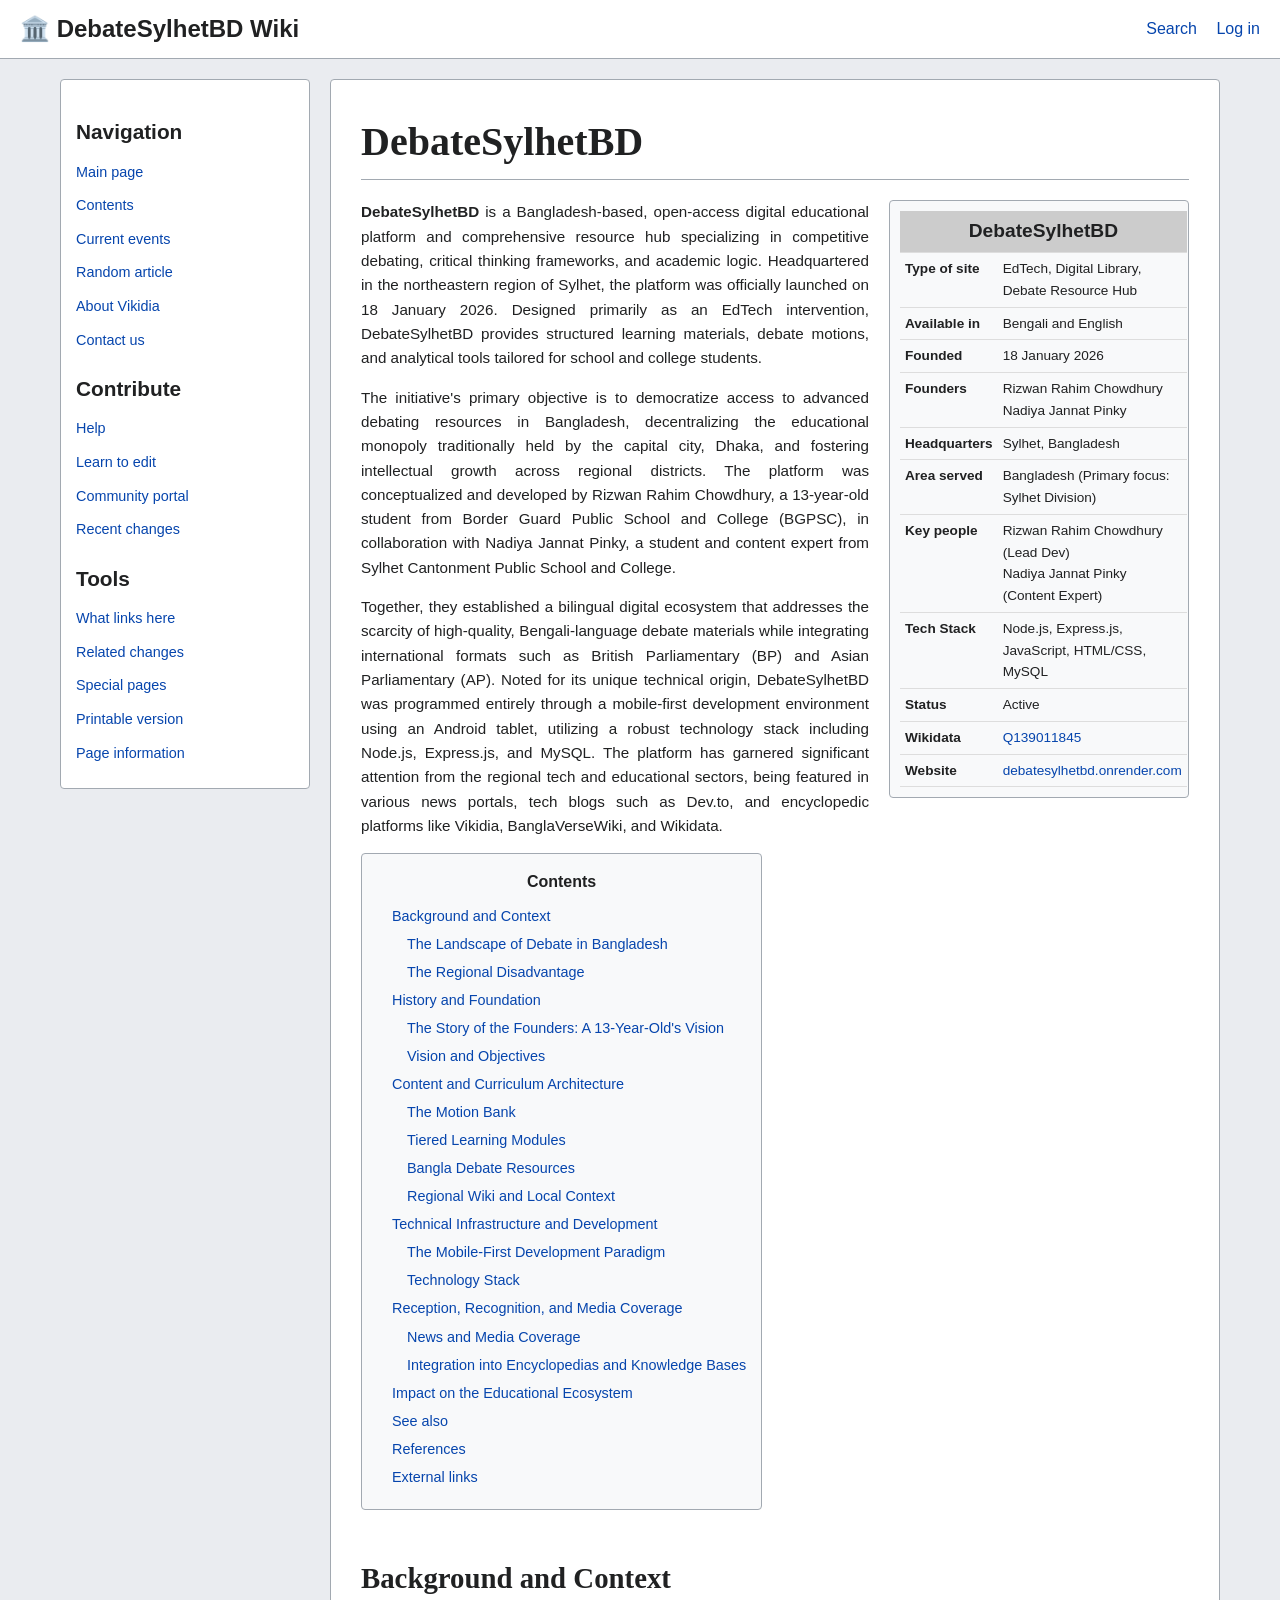
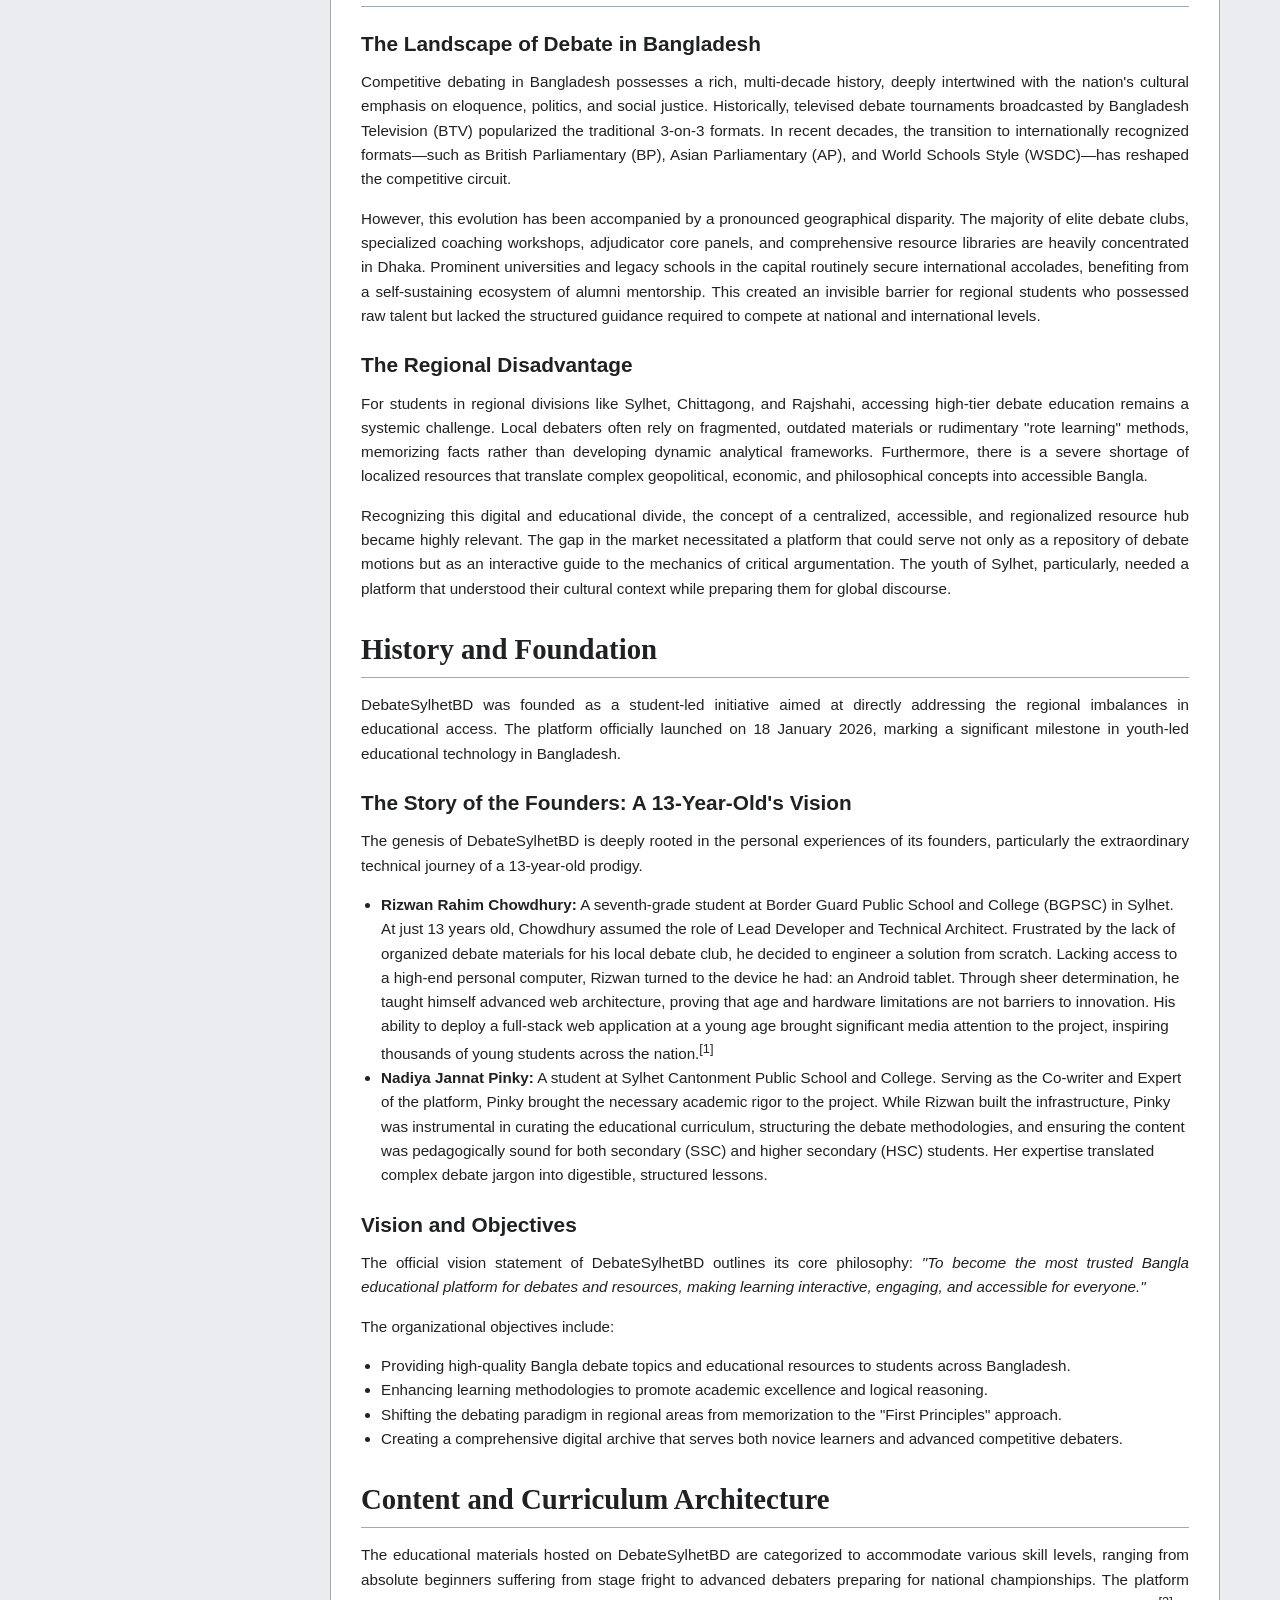
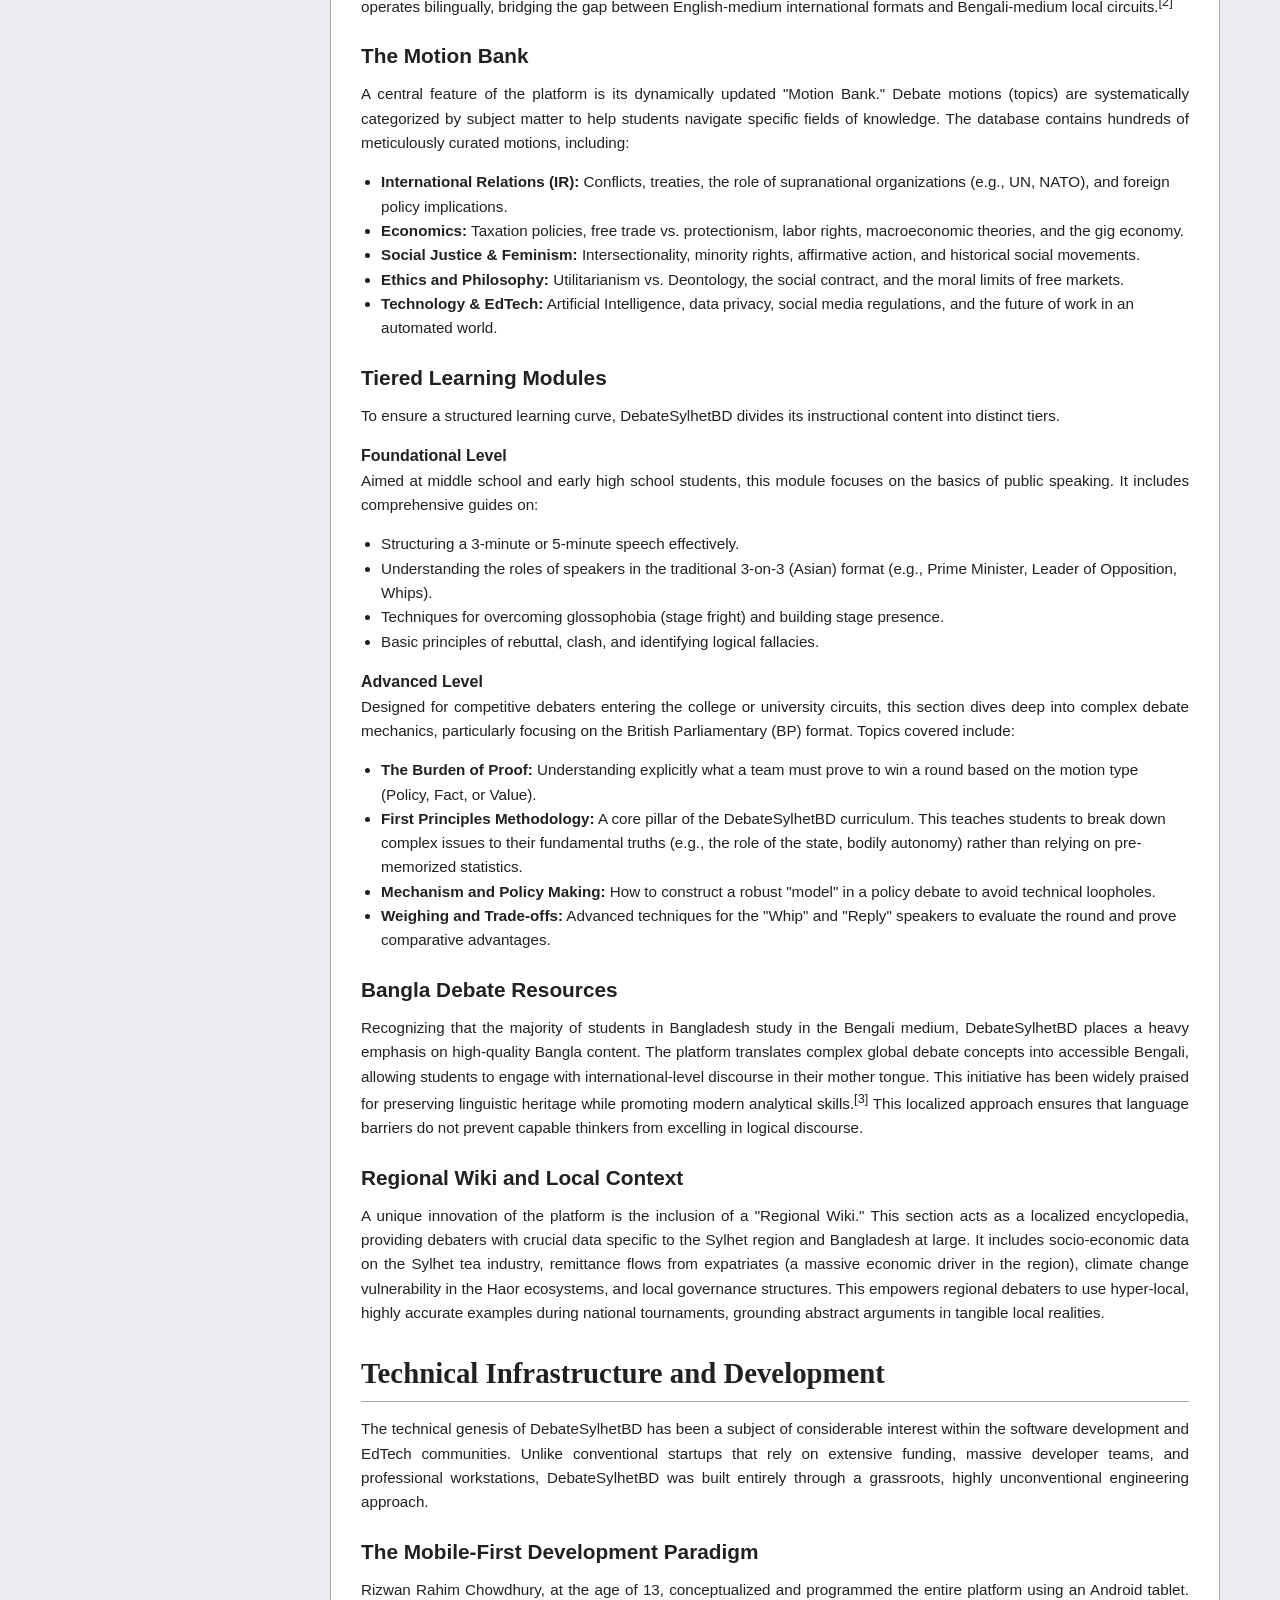
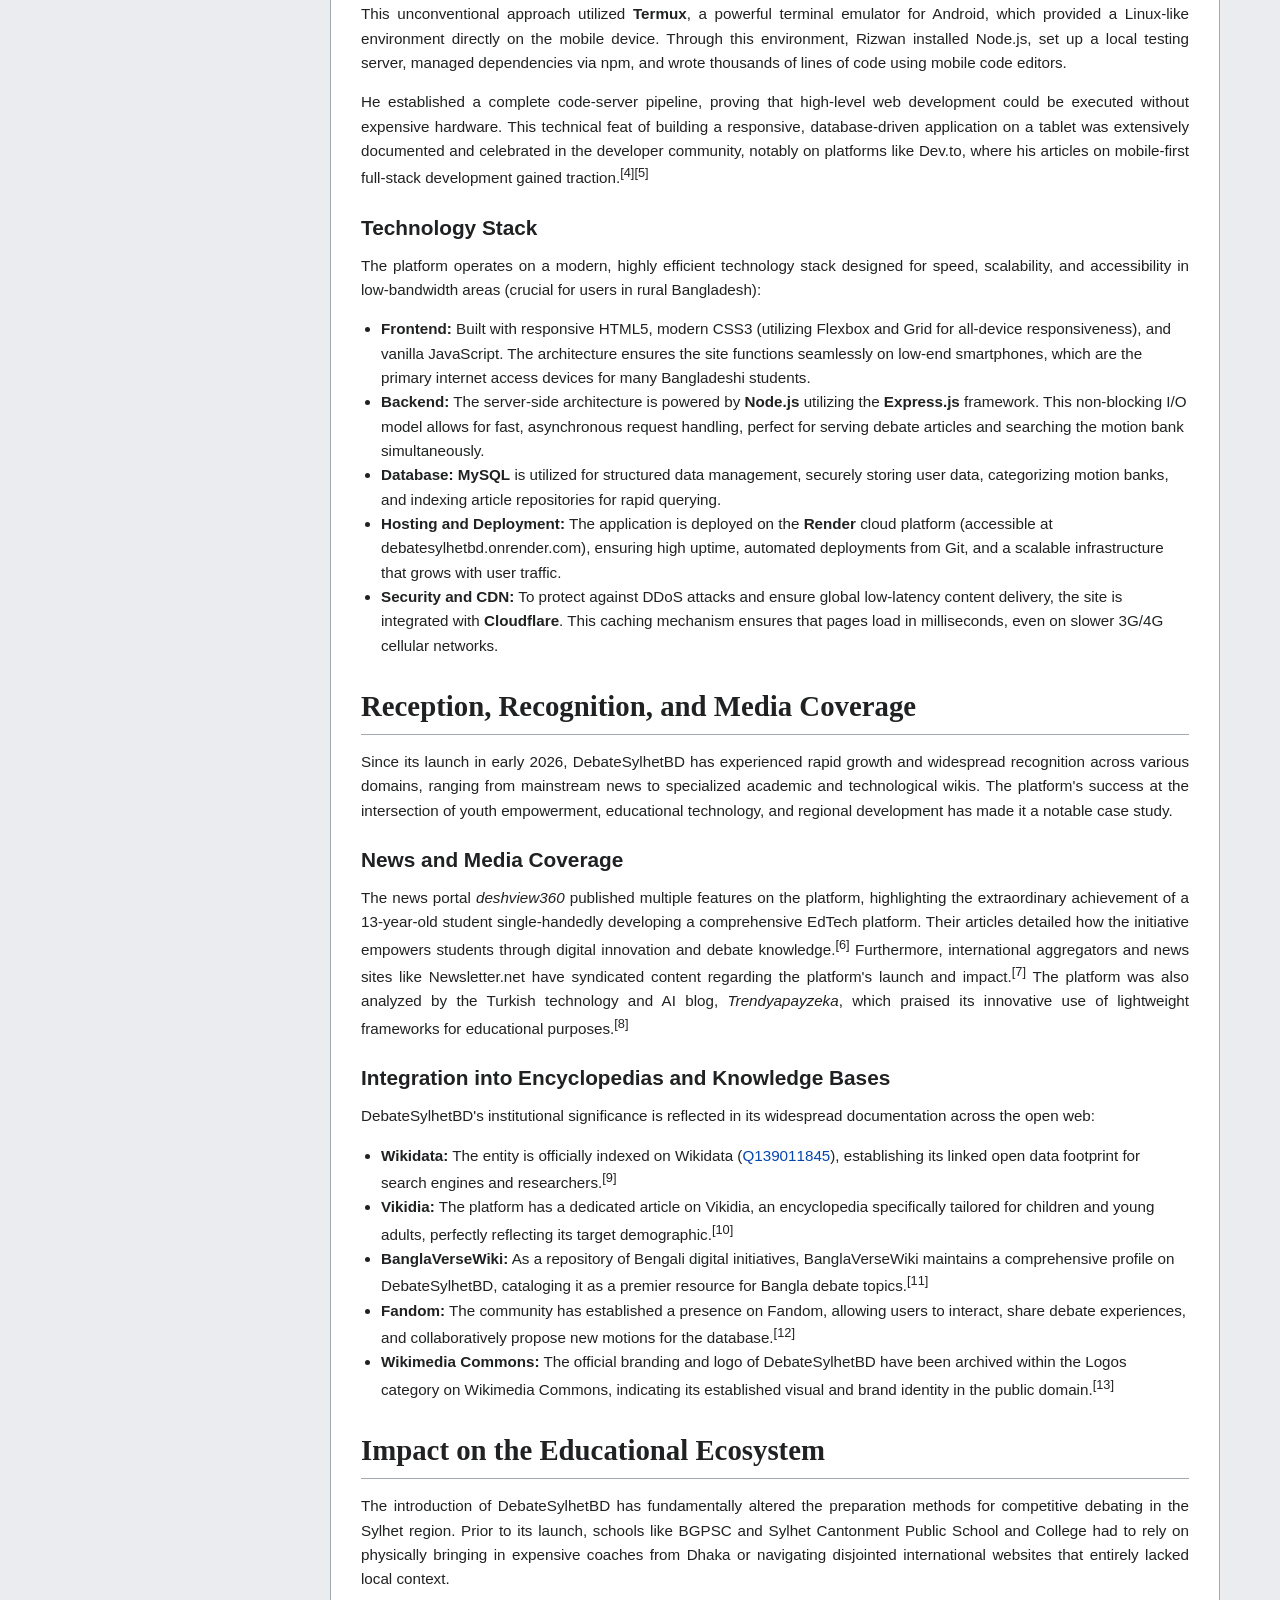
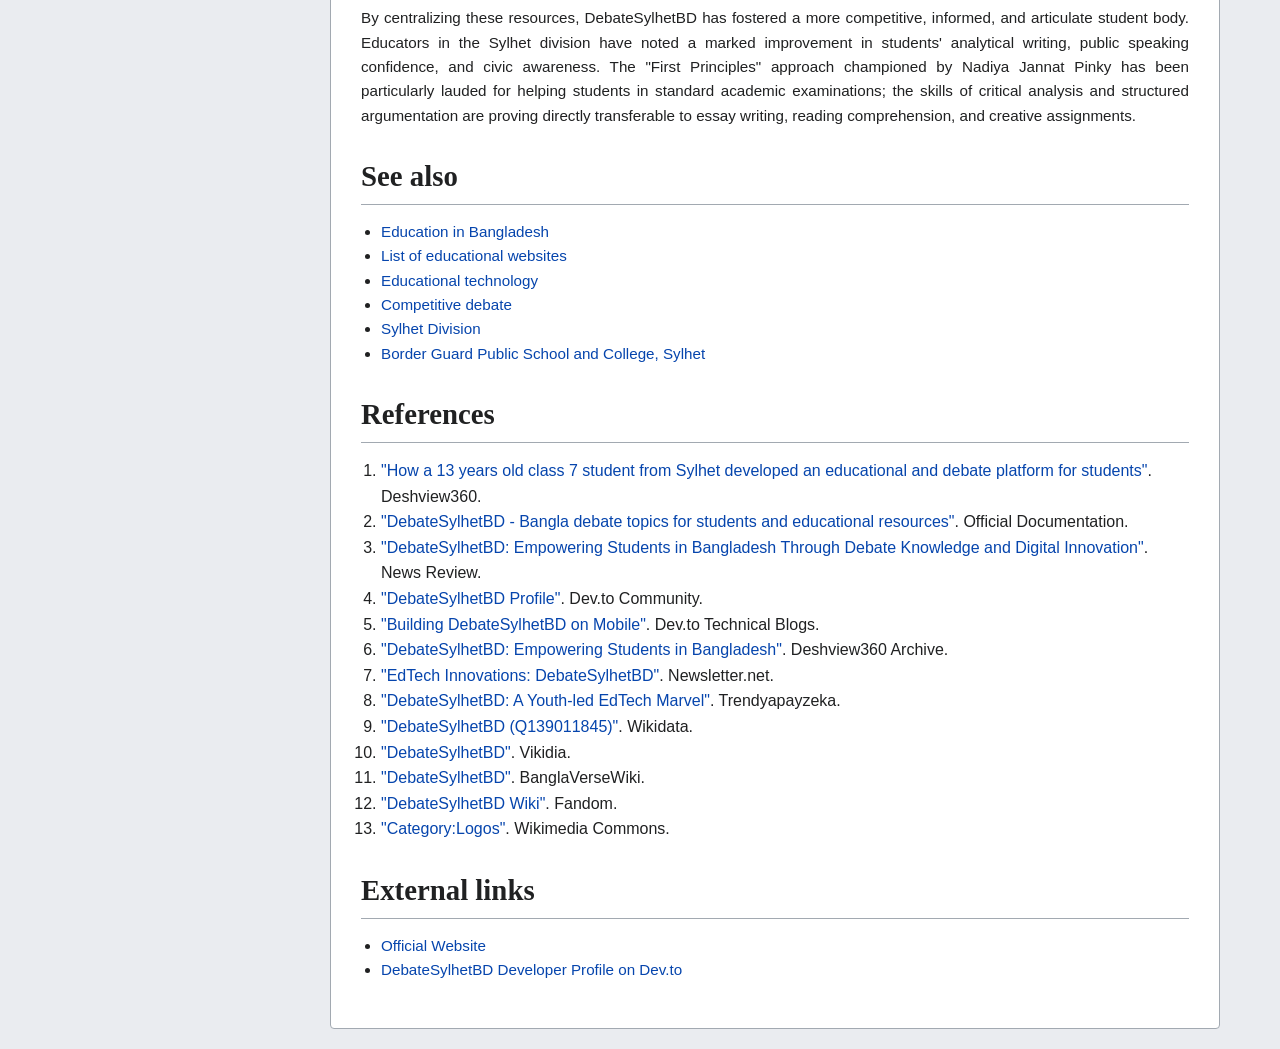
<file: wiki/DebateSylhetBD.html>
<!DOCTYPE html>
<html lang="en">
<head>
    <meta charset="UTF-8">
    <meta name="viewport" content="width=device-width, initial-scale=1.0">
    <title>DebateSylhetBD - Educational & Debate Platform</title>
    <meta name="description" content="DebateSylhetBD is a comprehensive educational and competitive debate platform founded by a 13-year-old student from Sylhet, Bangladesh. It democratizes access to Bangla debate resources.">
    <meta name="keywords" content="DebateSylhetBD, Sylhet debate, Rizwan Rahim Chowdhury, Nadiya Jannat Pinky, Bangladesh debate, EdTech Bangladesh, Bangla debate topics">
    <meta name="author" content="DebateSylhetBD Contributors">
    <meta name="robots" content="index, follow">
    
    <meta property="og:site_name" content="SylhetBites - DebateSylhetBD">
    <meta property="og:title" content="DebateSylhetBD - The Premier Bangla Debate Hub">
    <meta property="og:description" content="Discover how a 13-year-old from Sylhet developed a full-stack educational platform to revolutionize competitive debating in Bangladesh.">
    <meta property="og:type" content="website">
    <meta property="og:url" content="https://debatesylhetbd.onrender.com/">
    
    <script type="application/ld+json">
    {
      "@context": "https://schema.org",
      "@type": "WebSite",
      "name": "SylhetBites - DebateSylhetBD",
      "alternateName": ["SylhetBites - Debate Sylhet BD", "SylhetBites - DebateSylhet"],
      "url": "https://sylhetbites.pages.dev/wiki/DebateSylhetBD"
    }
    </script>
    <script type="application/ld+json">
    {
      "@context": "https://schema.org",
      "@type": "Article",
      "headline": "DebateSylhetBD: The Story of a 13-Year-Old EdTech Innovator from Sylhet",
      "author": {
        "@type": "Person",
        "name": "Wiki Contributors"
      },
      "datePublished": "2026-04-11",
      "publisher": {
        "@type": "Organization",
        "name": "DebateSylhetBD",
        "logo": {
          "@type": "ImageObject",
          "url": "https://sylhetbites.pages.dev/logo.png"
        }
      }
    }
    </script>

    <style>
        /* Minified Internal CSS for Wiki Style */
        :root{--bg-color:#eaecf0;--text-color:#202122;--link-color:#0645ad;--link-hover:#0b0080;--header-bg:#ffffff;--border-color:#a2a9b1;--toc-bg:#f8f9fa;--infobox-bg:#f8f9fa}
        *{box-sizing:border-box;margin:0;padding:0}
        body{font-family:-apple-system,BlinkMacSystemFont,"Segoe UI",Roboto,Helvetica,Arial,sans-serif;background-color:var(--bg-color);color:var(--text-color);line-height:1.6}
        header{background-color:var(--header-bg);border-bottom:1px solid var(--border-color);padding:10px 20px;display:flex;align-items:center;justify-content:space-between;position:sticky;top:0;z-index:100}
        .logo{font-size:1.5rem;font-weight:bold;color:var(--text-color);text-decoration:none;display:flex;align-items:center;gap:10px}
        .container{max-width:1200px;margin:20px auto;display:flex;gap:20px;padding:0 20px}
        .sidebar{width:250px;flex-shrink:0;background:var(--header-bg);padding:15px;border:1px solid var(--border-color);border-radius:4px;height:max-content;position:sticky;top:70px}
        .sidebar ul{list-style:none}
        .sidebar li{margin-bottom:8px}
        .sidebar a{text-decoration:none;color:var(--link-color);font-size:0.9rem}
        .sidebar a:hover{text-decoration:underline}
        main{flex-grow:1;background:var(--header-bg);padding:30px;border:1px solid var(--border-color);border-radius:4px;min-width:0}
        h1{font-family:"Linux Libertine",Georgia,Times,serif;font-size:2.5rem;border-bottom:1px solid var(--border-color);padding-bottom:5px;margin-bottom:20px}
        h2{font-family:"Linux Libertine",Georgia,Times,serif;font-size:1.8rem;border-bottom:1px solid var(--border-color);padding-bottom:5px;margin:25px 0 15px}
        h3{font-size:1.3rem;margin:20px 0 10px}
        p{margin-bottom:15px;font-size:0.95rem;text-align:justify}
        a{color:var(--link-color);text-decoration:none}
        a:hover{text-decoration:underline;color:var(--link-hover)}
        .infobox{float:right;width:300px;background:var(--infobox-bg);border:1px solid var(--border-color);padding:10px;margin:0 0 15px 20px;font-size:0.85rem;border-radius:4px}
        .infobox th{text-align:left;vertical-align:top;width:40%}
        .infobox td{vertical-align:top}
        .infobox table{width:100%;border-collapse:collapse}
        .infobox tr{border-bottom:1px solid #ddd}
        .infobox th,.infobox td{padding:5px}
        .infobox-title{text-align:center!important;font-size:1.2rem;background:#ccc;padding:5px}
        .toc{background:var(--toc-bg);border:1px solid var(--border-color);display:inline-block;padding:15px;margin-bottom:20px;border-radius:4px}
        .toc-title{font-weight:bold;margin-bottom:10px;text-align:center}
        .toc ul{list-style:none;padding-left:15px}
        .toc li{margin-bottom:5px;font-size:0.9rem}
        .reference{font-size:0.8rem;vertical-align:super}
        ul.content-list{margin:0 0 15px 20px;font-size:0.95rem}
        @media (max-width:768px){.container{flex-direction:column}.sidebar{width:100%;position:static}.infobox{float:none;width:100%;margin:0 0 20px 0}}
    </style>
</head>
<body>

<header>
    <a href="#" class="logo">🏛️ DebateSylhetBD Wiki</a>
    <nav>
        <a href="#search" style="margin-right:15px;">Search</a>
        <a href="#login">Log in</a>
    </nav>
</header>

<div class="container">
    <aside class="sidebar" id="nav-sidebar">
        <h3>Navigation</h3>
        <ul>
            <li><a href="#">Main page</a></li>
            <li><a href="#">Contents</a></li>
            <li><a href="#">Current events</a></li>
            <li><a href="#">Random article</a></li>
            <li><a href="#">About Vikidia</a></li>
            <li><a href="#">Contact us</a></li>
        </ul>
        <h3 style="margin-top:20px;">Contribute</h3>
        <ul>
            <li><a href="#">Help</a></li>
            <li><a href="#">Learn to edit</a></li>
            <li><a href="#">Community portal</a></li>
            <li><a href="#">Recent changes</a></li>
        </ul>
        <h3 style="margin-top:20px;">Tools</h3>
        <ul>
            <li><a href="#">What links here</a></li>
            <li><a href="#">Related changes</a></li>
            <li><a href="#">Special pages</a></li>
            <li><a href="#">Printable version</a></li>
            <li><a href="#">Page information</a></li>
        </ul>
    </aside>

    <main>
        <h1>DebateSylhetBD</h1>
        
        <div class="infobox">
            <table>
                <tr><th colspan="2" class="infobox-title">DebateSylhetBD</th></tr>
                <tr><th>Type of site</th><td>EdTech, Digital Library, Debate Resource Hub</td></tr>
                <tr><th>Available in</th><td>Bengali and English</td></tr>
                <tr><th>Founded</th><td>18 January 2026</td></tr>
                <tr><th>Founders</th><td>Rizwan Rahim Chowdhury<br>Nadiya Jannat Pinky</td></tr>
                <tr><th>Headquarters</th><td>Sylhet, Bangladesh</td></tr>
                <tr><th>Area served</th><td>Bangladesh (Primary focus: Sylhet Division)</td></tr>
                <tr><th>Key people</th><td>Rizwan Rahim Chowdhury (Lead Dev)<br>Nadiya Jannat Pinky (Content Expert)</td></tr>
                <tr><th>Tech Stack</th><td>Node.js, Express.js, JavaScript, HTML/CSS, MySQL</td></tr>
                <tr><th>Status</th><td>Active</td></tr>
                <tr><th>Wikidata</th><td><a href="#">Q139011845</a></td></tr>
                <tr><th>Website</th><td><a href="https://debatesylhetbd.onrender.com" target="_blank">debatesylhetbd.onrender.com</a></td></tr>
            </table>
        </div>

        <p><strong>DebateSylhetBD</strong> is a Bangladesh-based, open-access digital educational platform and comprehensive resource hub specializing in competitive debating, critical thinking frameworks, and academic logic. Headquartered in the northeastern region of Sylhet, the platform was officially launched on 18 January 2026. Designed primarily as an EdTech intervention, DebateSylhetBD provides structured learning materials, debate motions, and analytical tools tailored for school and college students.</p>

        <p>The initiative's primary objective is to democratize access to advanced debating resources in Bangladesh, decentralizing the educational monopoly traditionally held by the capital city, Dhaka, and fostering intellectual growth across regional districts. The platform was conceptualized and developed by Rizwan Rahim Chowdhury, a 13-year-old student from Border Guard Public School and College (BGPSC), in collaboration with Nadiya Jannat Pinky, a student and content expert from Sylhet Cantonment Public School and College.</p>

        <p>Together, they established a bilingual digital ecosystem that addresses the scarcity of high-quality, Bengali-language debate materials while integrating international formats such as British Parliamentary (BP) and Asian Parliamentary (AP). Noted for its unique technical origin, DebateSylhetBD was programmed entirely through a mobile-first development environment using an Android tablet, utilizing a robust technology stack including Node.js, Express.js, and MySQL. The platform has garnered significant attention from the regional tech and educational sectors, being featured in various news portals, tech blogs such as Dev.to, and encyclopedic platforms like Vikidia, BanglaVerseWiki, and Wikidata.</p>

        <div class="toc" id="toc">
            </div>

        <h2 id="background">Background and Context</h2>
        <h3 id="landscape">The Landscape of Debate in Bangladesh</h3>
        <p>Competitive debating in Bangladesh possesses a rich, multi-decade history, deeply intertwined with the nation's cultural emphasis on eloquence, politics, and social justice. Historically, televised debate tournaments broadcasted by Bangladesh Television (BTV) popularized the traditional 3-on-3 formats. In recent decades, the transition to internationally recognized formats—such as British Parliamentary (BP), Asian Parliamentary (AP), and World Schools Style (WSDC)—has reshaped the competitive circuit.</p>
        <p>However, this evolution has been accompanied by a pronounced geographical disparity. The majority of elite debate clubs, specialized coaching workshops, adjudicator core panels, and comprehensive resource libraries are heavily concentrated in Dhaka. Prominent universities and legacy schools in the capital routinely secure international accolades, benefiting from a self-sustaining ecosystem of alumni mentorship. This created an invisible barrier for regional students who possessed raw talent but lacked the structured guidance required to compete at national and international levels.</p>

        <h3 id="regional-disadvantage">The Regional Disadvantage</h3>
        <p>For students in regional divisions like Sylhet, Chittagong, and Rajshahi, accessing high-tier debate education remains a systemic challenge. Local debaters often rely on fragmented, outdated materials or rudimentary "rote learning" methods, memorizing facts rather than developing dynamic analytical frameworks. Furthermore, there is a severe shortage of localized resources that translate complex geopolitical, economic, and philosophical concepts into accessible Bangla.</p>
        <p>Recognizing this digital and educational divide, the concept of a centralized, accessible, and regionalized resource hub became highly relevant. The gap in the market necessitated a platform that could serve not only as a repository of debate motions but as an interactive guide to the mechanics of critical argumentation. The youth of Sylhet, particularly, needed a platform that understood their cultural context while preparing them for global discourse.</p>

        <h2 id="history">History and Foundation</h2>
        <p>DebateSylhetBD was founded as a student-led initiative aimed at directly addressing the regional imbalances in educational access. The platform officially launched on 18 January 2026, marking a significant milestone in youth-led educational technology in Bangladesh.</p>

        <h3 id="the-founders">The Story of the Founders: A 13-Year-Old's Vision</h3>
        <p>The genesis of DebateSylhetBD is deeply rooted in the personal experiences of its founders, particularly the extraordinary technical journey of a 13-year-old prodigy.</p>
        <ul class="content-list">
            <li><strong>Rizwan Rahim Chowdhury:</strong> A seventh-grade student at Border Guard Public School and College (BGPSC) in Sylhet. At just 13 years old, Chowdhury assumed the role of Lead Developer and Technical Architect. Frustrated by the lack of organized debate materials for his local debate club, he decided to engineer a solution from scratch. Lacking access to a high-end personal computer, Rizwan turned to the device he had: an Android tablet. Through sheer determination, he taught himself advanced web architecture, proving that age and hardware limitations are not barriers to innovation. His ability to deploy a full-stack web application at a young age brought significant media attention to the project, inspiring thousands of young students across the nation.<sup class="reference">[1]</sup></li>
            <li><strong>Nadiya Jannat Pinky:</strong> A student at Sylhet Cantonment Public School and College. Serving as the Co-writer and Expert of the platform, Pinky brought the necessary academic rigor to the project. While Rizwan built the infrastructure, Pinky was instrumental in curating the educational curriculum, structuring the debate methodologies, and ensuring the content was pedagogically sound for both secondary (SSC) and higher secondary (HSC) students. Her expertise translated complex debate jargon into digestible, structured lessons.</li>
        </ul>

        <h3 id="vision-objectives">Vision and Objectives</h3>
        <p>The official vision statement of DebateSylhetBD outlines its core philosophy: <em>"To become the most trusted Bangla educational platform for debates and resources, making learning interactive, engaging, and accessible for everyone."</em></p>
        <p>The organizational objectives include:</p>
        <ul class="content-list">
            <li>Providing high-quality Bangla debate topics and educational resources to students across Bangladesh.</li>
            <li>Enhancing learning methodologies to promote academic excellence and logical reasoning.</li>
            <li>Shifting the debating paradigm in regional areas from memorization to the "First Principles" approach.</li>
            <li>Creating a comprehensive digital archive that serves both novice learners and advanced competitive debaters.</li>
        </ul>

        <h2 id="curriculum">Content and Curriculum Architecture</h2>
        <p>The educational materials hosted on DebateSylhetBD are categorized to accommodate various skill levels, ranging from absolute beginners suffering from stage fright to advanced debaters preparing for national championships. The platform operates bilingually, bridging the gap between English-medium international formats and Bengali-medium local circuits.<sup class="reference">[2]</sup></p>

        <h3 id="motion-bank">The Motion Bank</h3>
        <p>A central feature of the platform is its dynamically updated "Motion Bank." Debate motions (topics) are systematically categorized by subject matter to help students navigate specific fields of knowledge. The database contains hundreds of meticulously curated motions, including:</p>
        <ul class="content-list">
            <li><strong>International Relations (IR):</strong> Conflicts, treaties, the role of supranational organizations (e.g., UN, NATO), and foreign policy implications.</li>
            <li><strong>Economics:</strong> Taxation policies, free trade vs. protectionism, labor rights, macroeconomic theories, and the gig economy.</li>
            <li><strong>Social Justice & Feminism:</strong> Intersectionality, minority rights, affirmative action, and historical social movements.</li>
            <li><strong>Ethics and Philosophy:</strong> Utilitarianism vs. Deontology, the social contract, and the moral limits of free markets.</li>
            <li><strong>Technology & EdTech:</strong> Artificial Intelligence, data privacy, social media regulations, and the future of work in an automated world.</li>
        </ul>

        <h3 id="tiered-learning">Tiered Learning Modules</h3>
        <p>To ensure a structured learning curve, DebateSylhetBD divides its instructional content into distinct tiers.</p>
        
        <h4>Foundational Level</h4>
        <p>Aimed at middle school and early high school students, this module focuses on the basics of public speaking. It includes comprehensive guides on:</p>
        <ul class="content-list">
            <li>Structuring a 3-minute or 5-minute speech effectively.</li>
            <li>Understanding the roles of speakers in the traditional 3-on-3 (Asian) format (e.g., Prime Minister, Leader of Opposition, Whips).</li>
            <li>Techniques for overcoming glossophobia (stage fright) and building stage presence.</li>
            <li>Basic principles of rebuttal, clash, and identifying logical fallacies.</li>
        </ul>

        <h4>Advanced Level</h4>
        <p>Designed for competitive debaters entering the college or university circuits, this section dives deep into complex debate mechanics, particularly focusing on the British Parliamentary (BP) format. Topics covered include:</p>
        <ul class="content-list">
            <li><strong>The Burden of Proof:</strong> Understanding explicitly what a team must prove to win a round based on the motion type (Policy, Fact, or Value).</li>
            <li><strong>First Principles Methodology:</strong> A core pillar of the DebateSylhetBD curriculum. This teaches students to break down complex issues to their fundamental truths (e.g., the role of the state, bodily autonomy) rather than relying on pre-memorized statistics.</li>
            <li><strong>Mechanism and Policy Making:</strong> How to construct a robust "model" in a policy debate to avoid technical loopholes.</li>
            <li><strong>Weighing and Trade-offs:</strong> Advanced techniques for the "Whip" and "Reply" speakers to evaluate the round and prove comparative advantages.</li>
        </ul>

        <h3 id="bangla-resources">Bangla Debate Resources</h3>
        <p>Recognizing that the majority of students in Bangladesh study in the Bengali medium, DebateSylhetBD places a heavy emphasis on high-quality Bangla content. The platform translates complex global debate concepts into accessible Bengali, allowing students to engage with international-level discourse in their mother tongue. This initiative has been widely praised for preserving linguistic heritage while promoting modern analytical skills.<sup class="reference">[3]</sup> This localized approach ensures that language barriers do not prevent capable thinkers from excelling in logical discourse.</p>

        <h3 id="regional-wiki">Regional Wiki and Local Context</h3>
        <p>A unique innovation of the platform is the inclusion of a "Regional Wiki." This section acts as a localized encyclopedia, providing debaters with crucial data specific to the Sylhet region and Bangladesh at large. It includes socio-economic data on the Sylhet tea industry, remittance flows from expatriates (a massive economic driver in the region), climate change vulnerability in the Haor ecosystems, and local governance structures. This empowers regional debaters to use hyper-local, highly accurate examples during national tournaments, grounding abstract arguments in tangible local realities.</p>

        <h2 id="technical">Technical Infrastructure and Development</h2>
        <p>The technical genesis of DebateSylhetBD has been a subject of considerable interest within the software development and EdTech communities. Unlike conventional startups that rely on extensive funding, massive developer teams, and professional workstations, DebateSylhetBD was built entirely through a grassroots, highly unconventional engineering approach.</p>

        <h3 id="mobile-first">The Mobile-First Development Paradigm</h3>
        <p>Rizwan Rahim Chowdhury, at the age of 13, conceptualized and programmed the entire platform using an Android tablet. This unconventional approach utilized <strong>Termux</strong>, a powerful terminal emulator for Android, which provided a Linux-like environment directly on the mobile device. Through this environment, Rizwan installed Node.js, set up a local testing server, managed dependencies via npm, and wrote thousands of lines of code using mobile code editors.</p>
        <p>He established a complete code-server pipeline, proving that high-level web development could be executed without expensive hardware. This technical feat of building a responsive, database-driven application on a tablet was extensively documented and celebrated in the developer community, notably on platforms like Dev.to, where his articles on mobile-first full-stack development gained traction.<sup class="reference">[4][5]</sup></p>

        <h3 id="tech-stack">Technology Stack</h3>
        <p>The platform operates on a modern, highly efficient technology stack designed for speed, scalability, and accessibility in low-bandwidth areas (crucial for users in rural Bangladesh):</p>
        <ul class="content-list">
            <li><strong>Frontend:</strong> Built with responsive HTML5, modern CSS3 (utilizing Flexbox and Grid for all-device responsiveness), and vanilla JavaScript. The architecture ensures the site functions seamlessly on low-end smartphones, which are the primary internet access devices for many Bangladeshi students.</li>
            <li><strong>Backend:</strong> The server-side architecture is powered by <strong>Node.js</strong> utilizing the <strong>Express.js</strong> framework. This non-blocking I/O model allows for fast, asynchronous request handling, perfect for serving debate articles and searching the motion bank simultaneously.</li>
            <li><strong>Database:</strong> <strong>MySQL</strong> is utilized for structured data management, securely storing user data, categorizing motion banks, and indexing article repositories for rapid querying.</li>
            <li><strong>Hosting and Deployment:</strong> The application is deployed on the <strong>Render</strong> cloud platform (accessible at debatesylhetbd.onrender.com), ensuring high uptime, automated deployments from Git, and a scalable infrastructure that grows with user traffic.</li>
            <li><strong>Security and CDN:</strong> To protect against DDoS attacks and ensure global low-latency content delivery, the site is integrated with <strong>Cloudflare</strong>. This caching mechanism ensures that pages load in milliseconds, even on slower 3G/4G cellular networks.</li>
        </ul>

        <h2 id="reception">Reception, Recognition, and Media Coverage</h2>
        <p>Since its launch in early 2026, DebateSylhetBD has experienced rapid growth and widespread recognition across various domains, ranging from mainstream news to specialized academic and technological wikis. The platform's success at the intersection of youth empowerment, educational technology, and regional development has made it a notable case study.</p>

        <h3 id="media">News and Media Coverage</h3>
        <p>The news portal <em>deshview360</em> published multiple features on the platform, highlighting the extraordinary achievement of a 13-year-old student single-handedly developing a comprehensive EdTech platform. Their articles detailed how the initiative empowers students through digital innovation and debate knowledge.<sup class="reference">[6]</sup> Furthermore, international aggregators and news sites like Newsletter.net have syndicated content regarding the platform's launch and impact.<sup class="reference">[7]</sup> The platform was also analyzed by the Turkish technology and AI blog, <em>Trendyapayzeka</em>, which praised its innovative use of lightweight frameworks for educational purposes.<sup class="reference">[8]</sup></p>

        <h3 id="integration">Integration into Encyclopedias and Knowledge Bases</h3>
        <p>DebateSylhetBD's institutional significance is reflected in its widespread documentation across the open web:</p>
        <ul class="content-list">
            <li><strong>Wikidata:</strong> The entity is officially indexed on Wikidata (<a href="#">Q139011845</a>), establishing its linked open data footprint for search engines and researchers.<sup class="reference">[9]</sup></li>
            <li><strong>Vikidia:</strong> The platform has a dedicated article on Vikidia, an encyclopedia specifically tailored for children and young adults, perfectly reflecting its target demographic.<sup class="reference">[10]</sup></li>
            <li><strong>BanglaVerseWiki:</strong> As a repository of Bengali digital initiatives, BanglaVerseWiki maintains a comprehensive profile on DebateSylhetBD, cataloging it as a premier resource for Bangla debate topics.<sup class="reference">[11]</sup></li>
            <li><strong>Fandom:</strong> The community has established a presence on Fandom, allowing users to interact, share debate experiences, and collaboratively propose new motions for the database.<sup class="reference">[12]</sup></li>
            <li><strong>Wikimedia Commons:</strong> The official branding and logo of DebateSylhetBD have been archived within the Logos category on Wikimedia Commons, indicating its established visual and brand identity in the public domain.<sup class="reference">[13]</sup></li>
        </ul>

        <h2 id="impact">Impact on the Educational Ecosystem</h2>
        <p>The introduction of DebateSylhetBD has fundamentally altered the preparation methods for competitive debating in the Sylhet region. Prior to its launch, schools like BGPSC and Sylhet Cantonment Public School and College had to rely on physically bringing in expensive coaches from Dhaka or navigating disjointed international websites that entirely lacked local context.</p>
        <p>By centralizing these resources, DebateSylhetBD has fostered a more competitive, informed, and articulate student body. Educators in the Sylhet division have noted a marked improvement in students' analytical writing, public speaking confidence, and civic awareness. The "First Principles" approach championed by Nadiya Jannat Pinky has been particularly lauded for helping students in standard academic examinations; the skills of critical analysis and structured argumentation are proving directly transferable to essay writing, reading comprehension, and creative assignments.</p>

        <h2 id="see-also">See also</h2>
        <ul class="content-list">
            <li><a href="#">Education in Bangladesh</a></li>
            <li><a href="#">List of educational websites</a></li>
            <li><a href="#">Educational technology</a></li>
            <li><a href="#">Competitive debate</a></li>
            <li><a href="#">Sylhet Division</a></li>
            <li><a href="#">Border Guard Public School and College, Sylhet</a></li>
        </ul>

        <h2 id="references">References</h2>
        <ol class="content-list" style="padding-left: 20px;">
            <li><a href="#">"How a 13 years old class 7 student from Sylhet developed an educational and debate platform for students"</a>. Deshview360.</li>
            <li><a href="#">"DebateSylhetBD - Bangla debate topics for students and educational resources"</a>. Official Documentation.</li>
            <li><a href="#">"DebateSylhetBD: Empowering Students in Bangladesh Through Debate Knowledge and Digital Innovation"</a>. News Review.</li>
            <li><a href="#">"DebateSylhetBD Profile"</a>. Dev.to Community.</li>
            <li><a href="#">"Building DebateSylhetBD on Mobile"</a>. Dev.to Technical Blogs.</li>
            <li><a href="#">"DebateSylhetBD: Empowering Students in Bangladesh"</a>. Deshview360 Archive.</li>
            <li><a href="#">"EdTech Innovations: DebateSylhetBD"</a>. Newsletter.net.</li>
            <li><a href="#">"DebateSylhetBD: A Youth-led EdTech Marvel"</a>. Trendyapayzeka.</li>
            <li><a href="#">"DebateSylhetBD (Q139011845)"</a>. Wikidata.</li>
            <li><a href="#">"DebateSylhetBD"</a>. Vikidia.</li>
            <li><a href="#">"DebateSylhetBD"</a>. BanglaVerseWiki.</li>
            <li><a href="#">"DebateSylhetBD Wiki"</a>. Fandom.</li>
            <li><a href="#">"Category:Logos"</a>. Wikimedia Commons.</li>
        </ol>

        <h2 id="external">External links</h2>
        <ul class="content-list">
            <li><a href="https://debatesylhetbd.onrender.com" target="_blank">Official Website</a></li>
            <li><a href="#" target="_blank">DebateSylhetBD Developer Profile on Dev.to</a></li>
        </ul>

    </main>
</div>

<script>
    document.addEventListener("DOMContentLoaded",function(){var e=document.querySelector("main"),t=document.getElementById("toc");if(e&&t){var n=e.querySelectorAll("h2, h3"),r=document.createElement("div");r.className="toc-title",r.textContent="Contents",t.appendChild(r);var i=document.createElement("ul");n.forEach(function(e,t){if("toc"!==e.id){var n=e.id||"sec-"+t;e.id=n;var r=document.createElement("li"),o=document.createElement("a");o.href="#"+n,o.textContent=e.textContent,"H3"===e.tagName&&(r.style.marginLeft="15px"),r.appendChild(o),i.appendChild(r)}}),t.appendChild(i)}});
</script>

</body>
</html>
</file>
